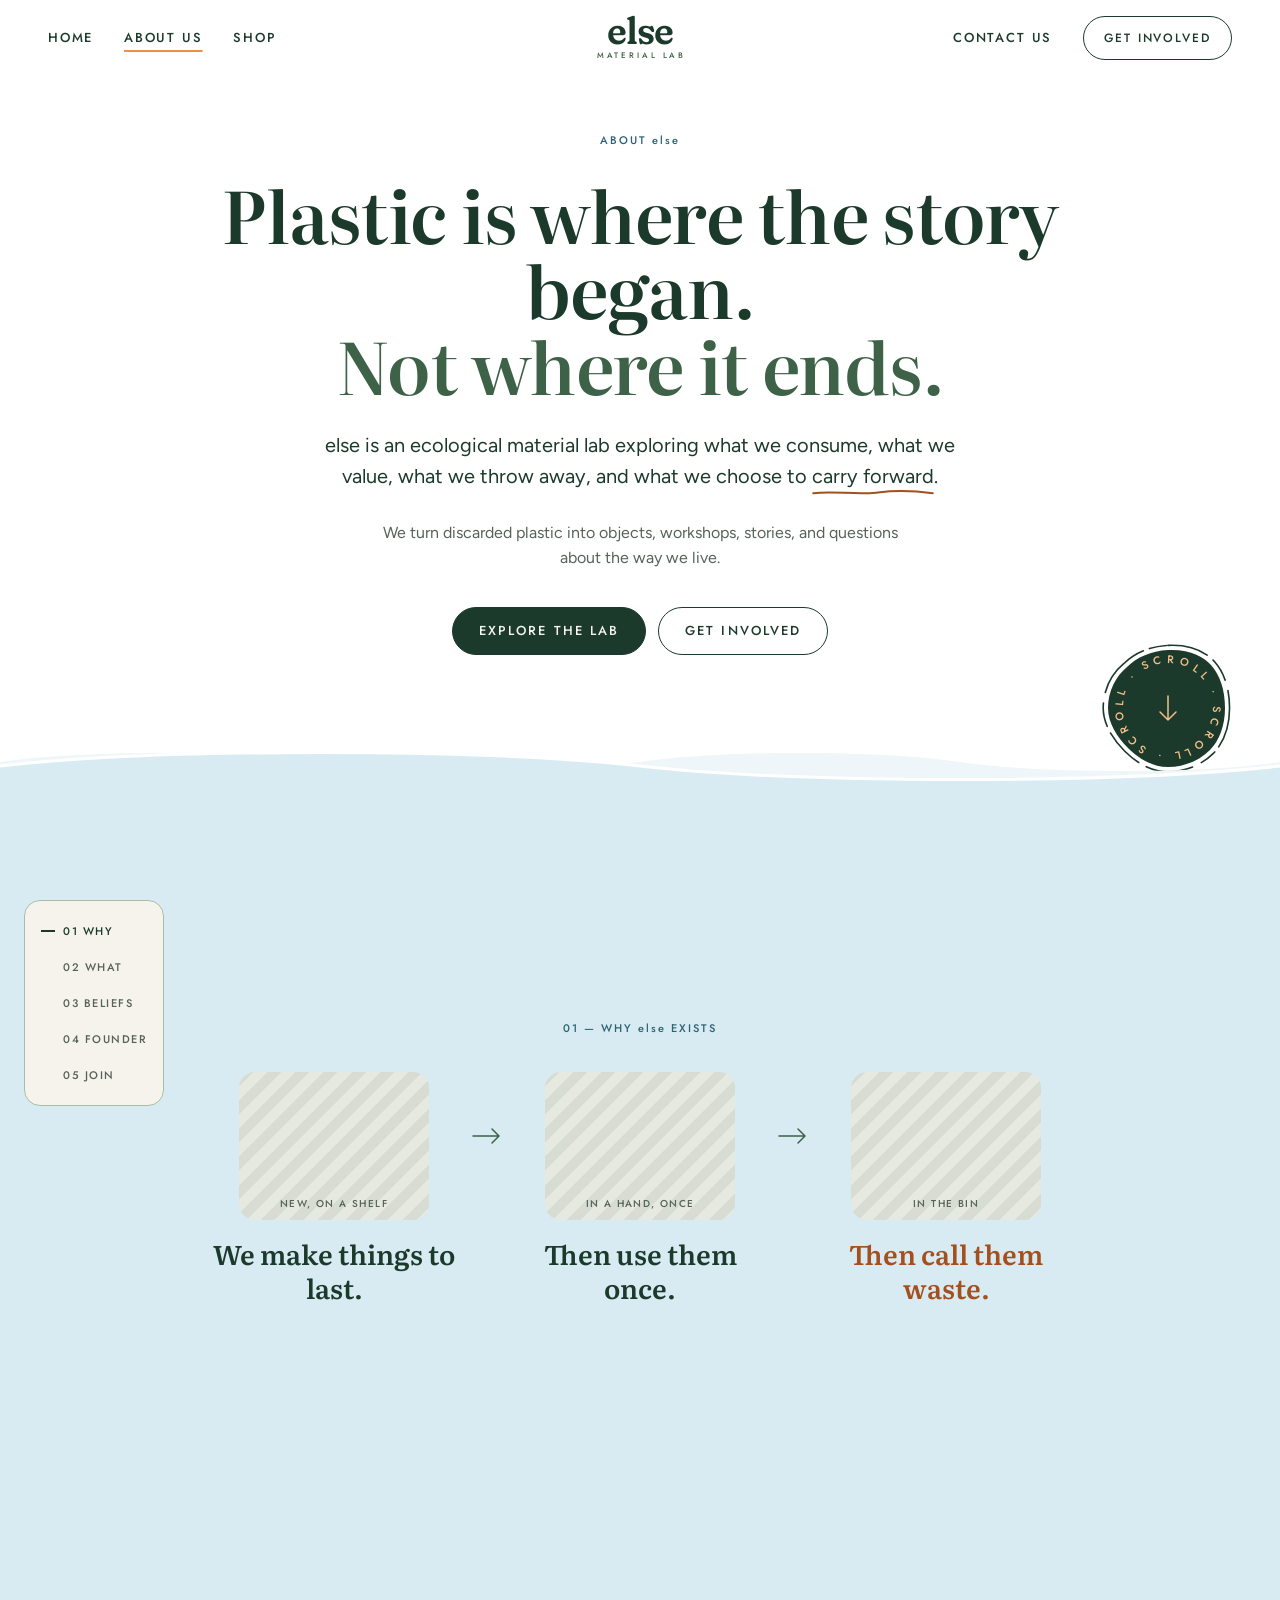
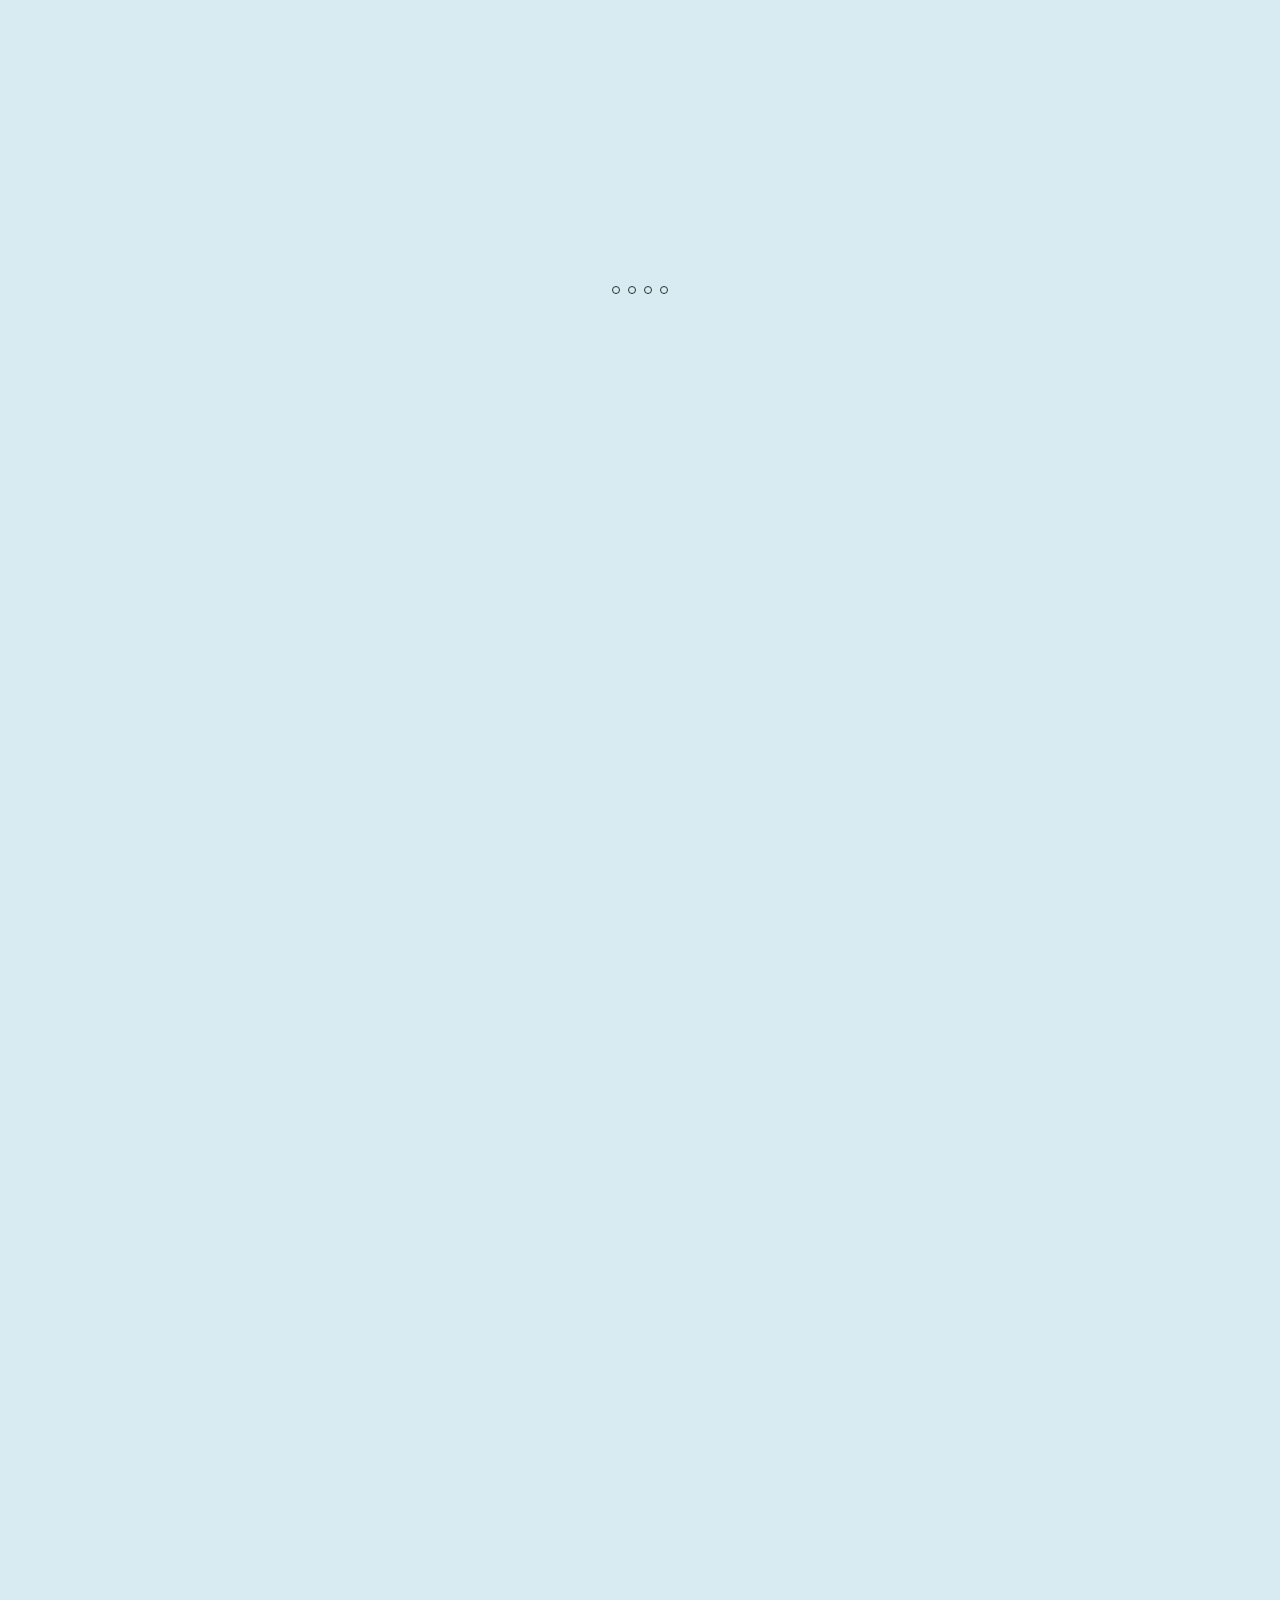
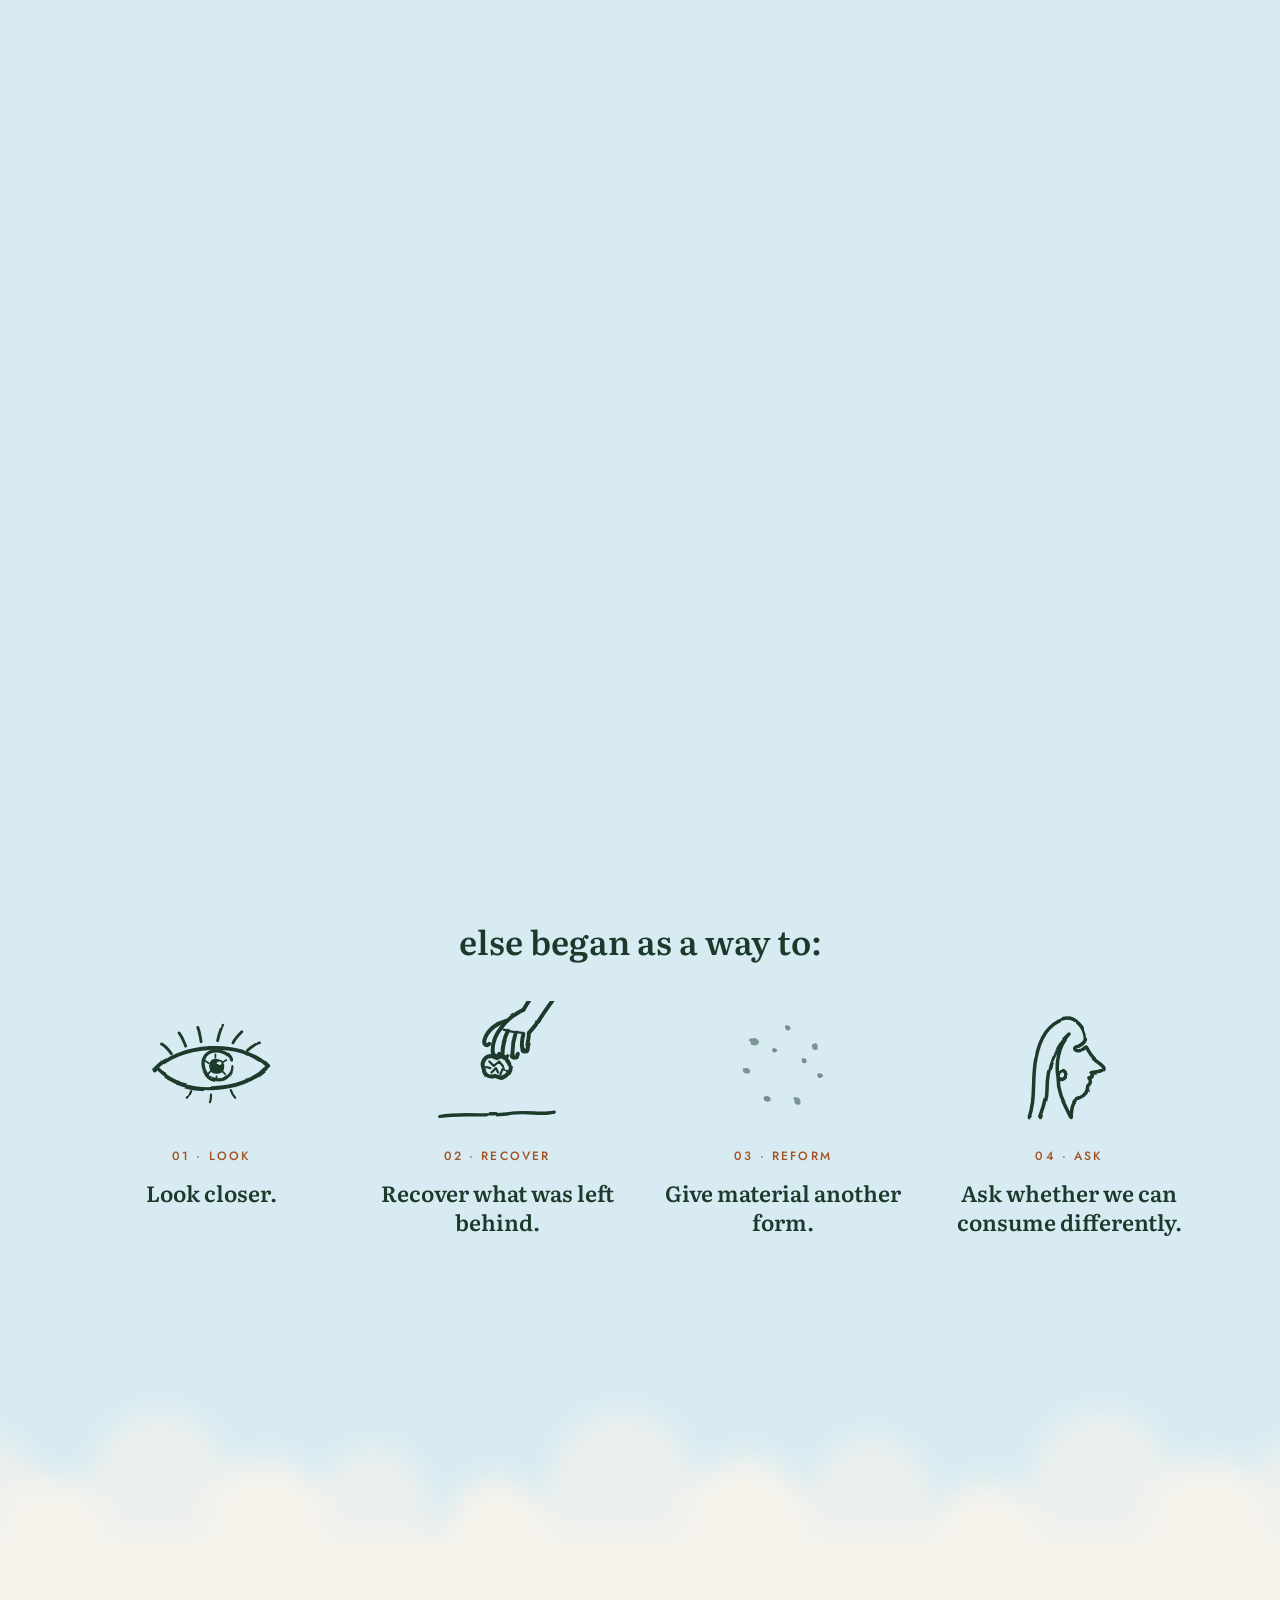
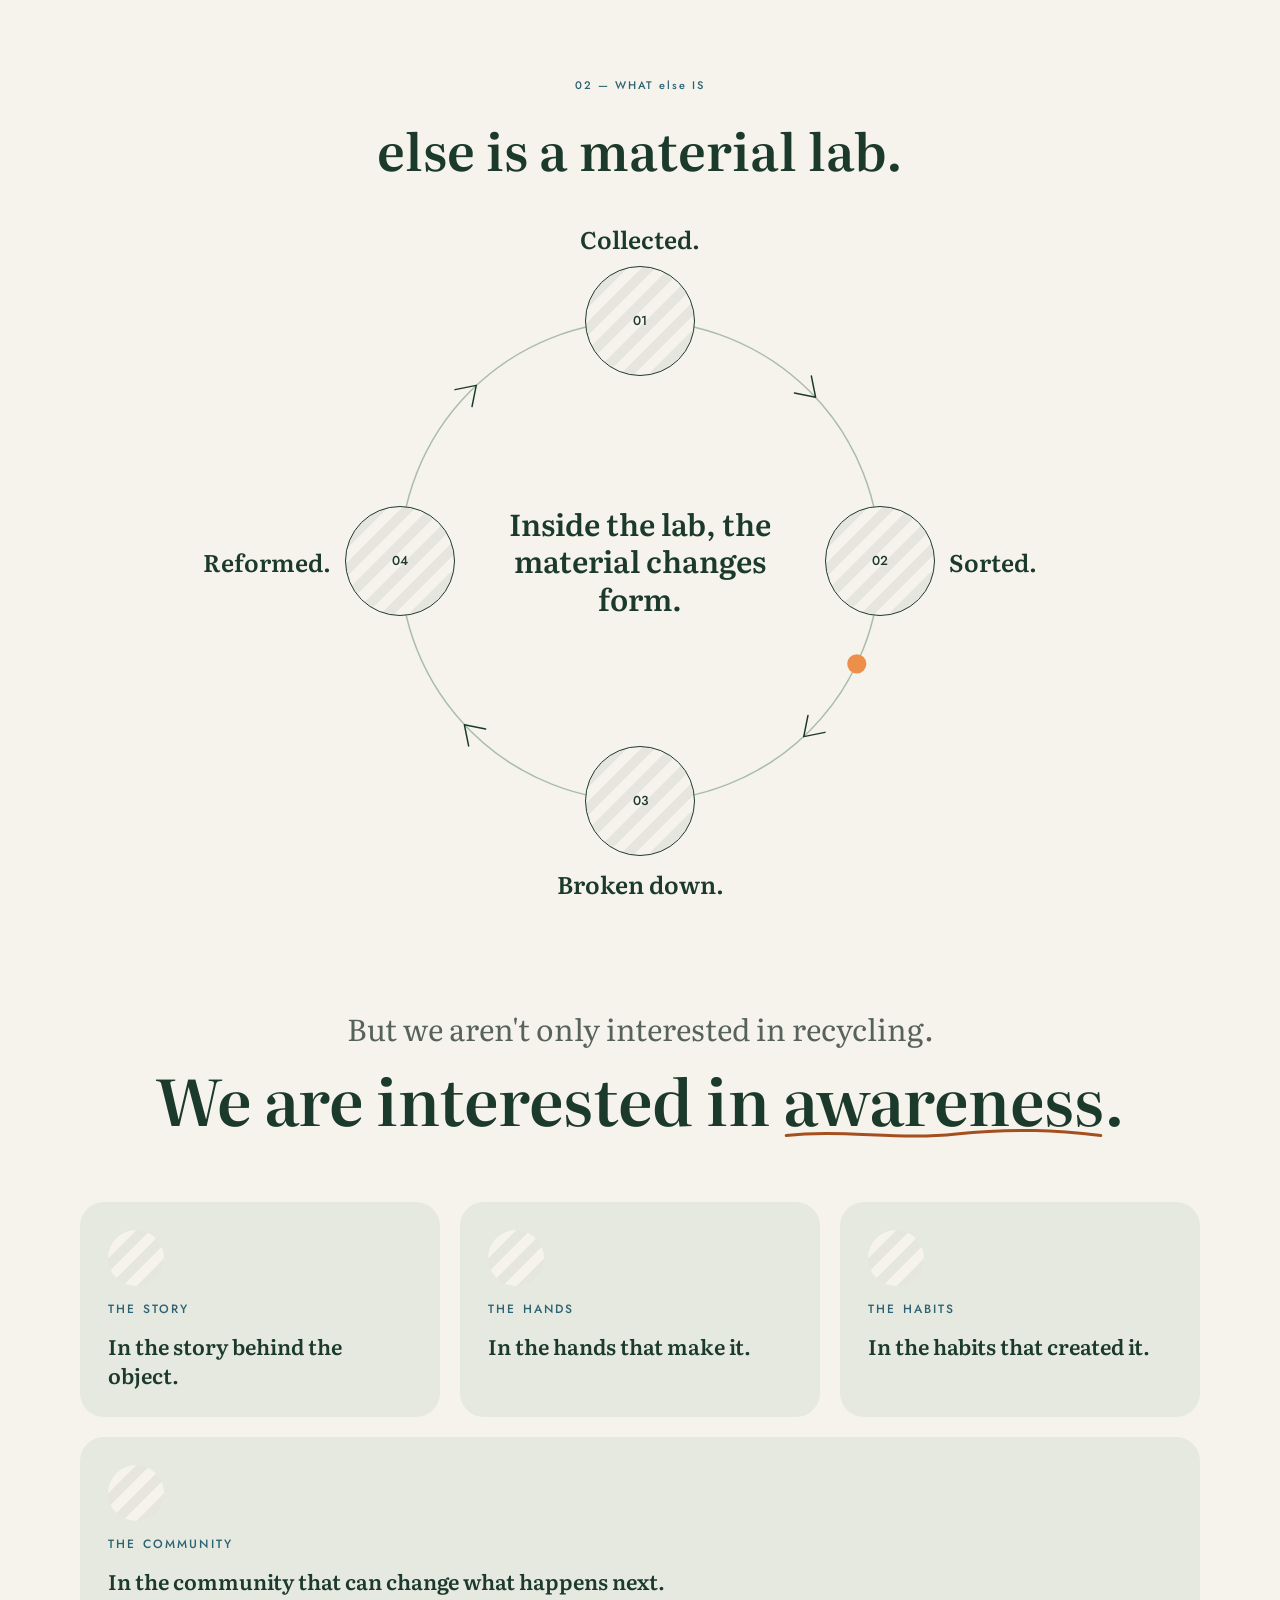
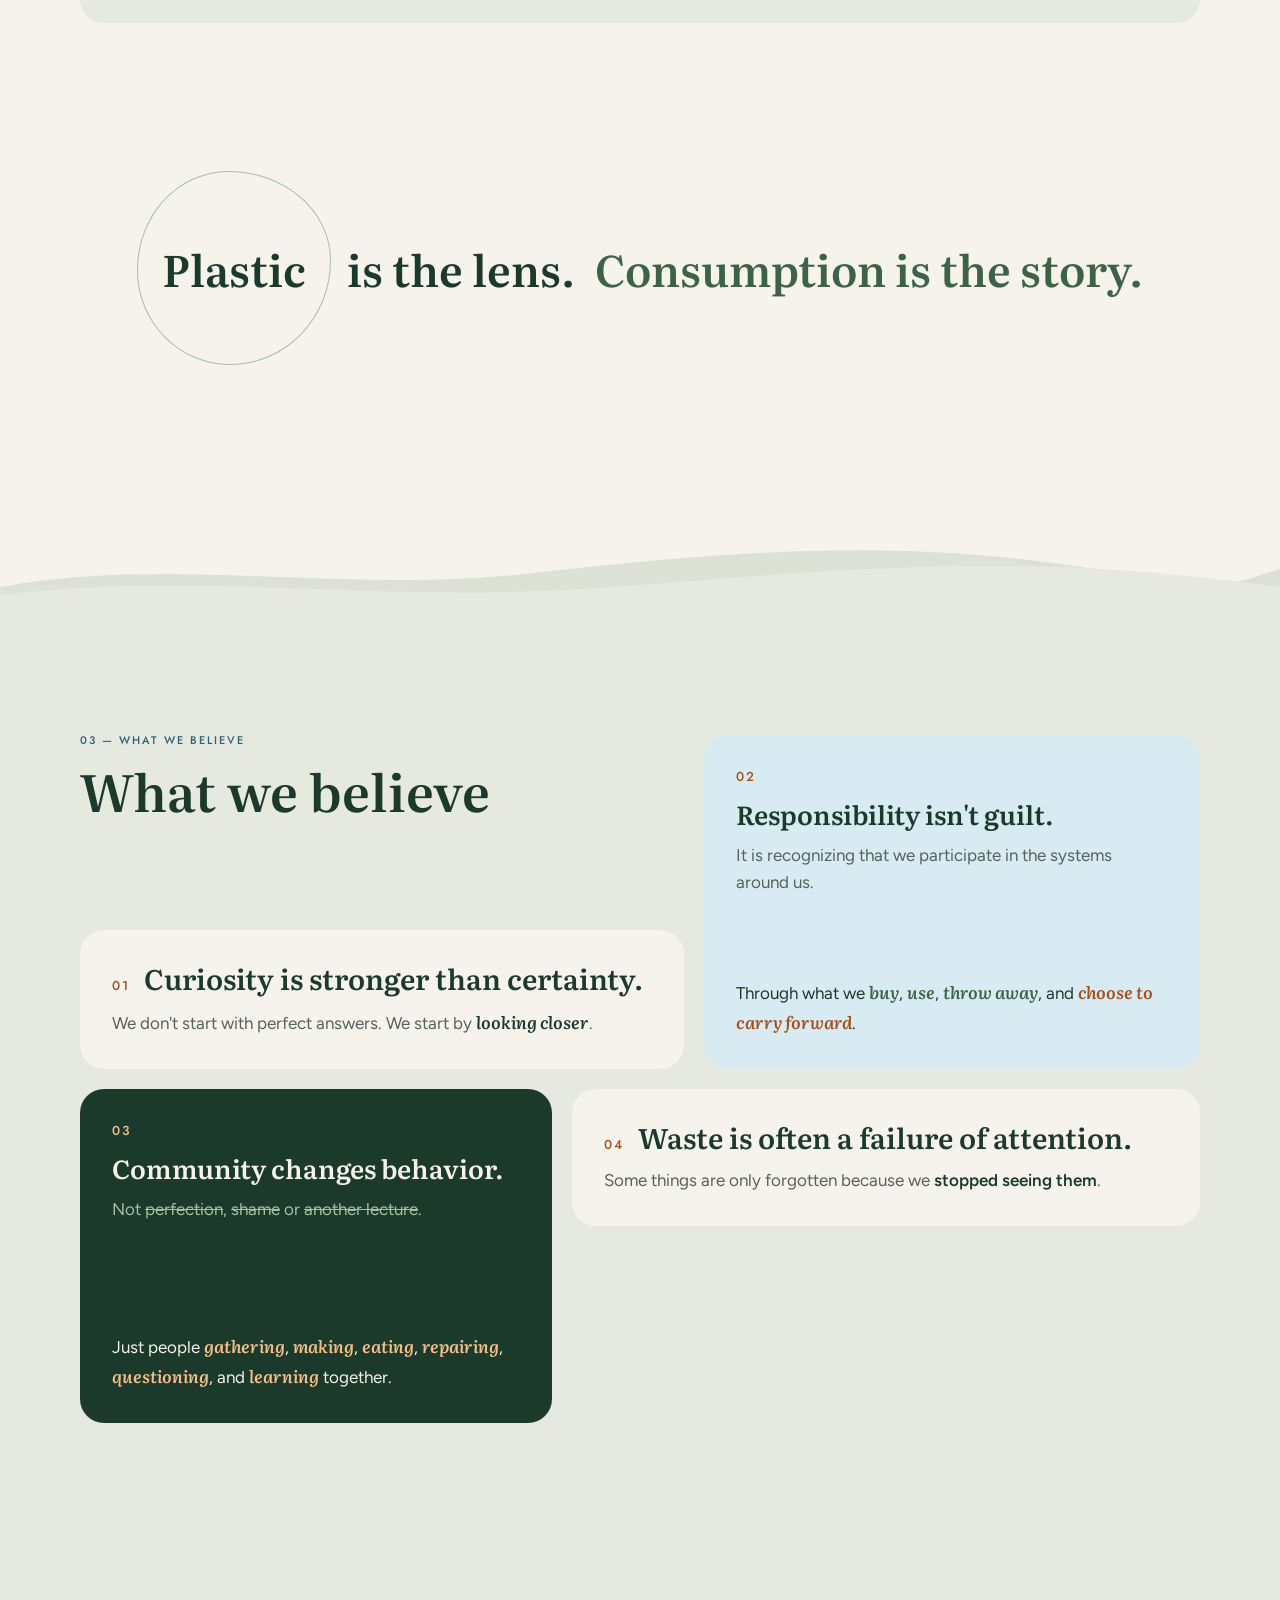
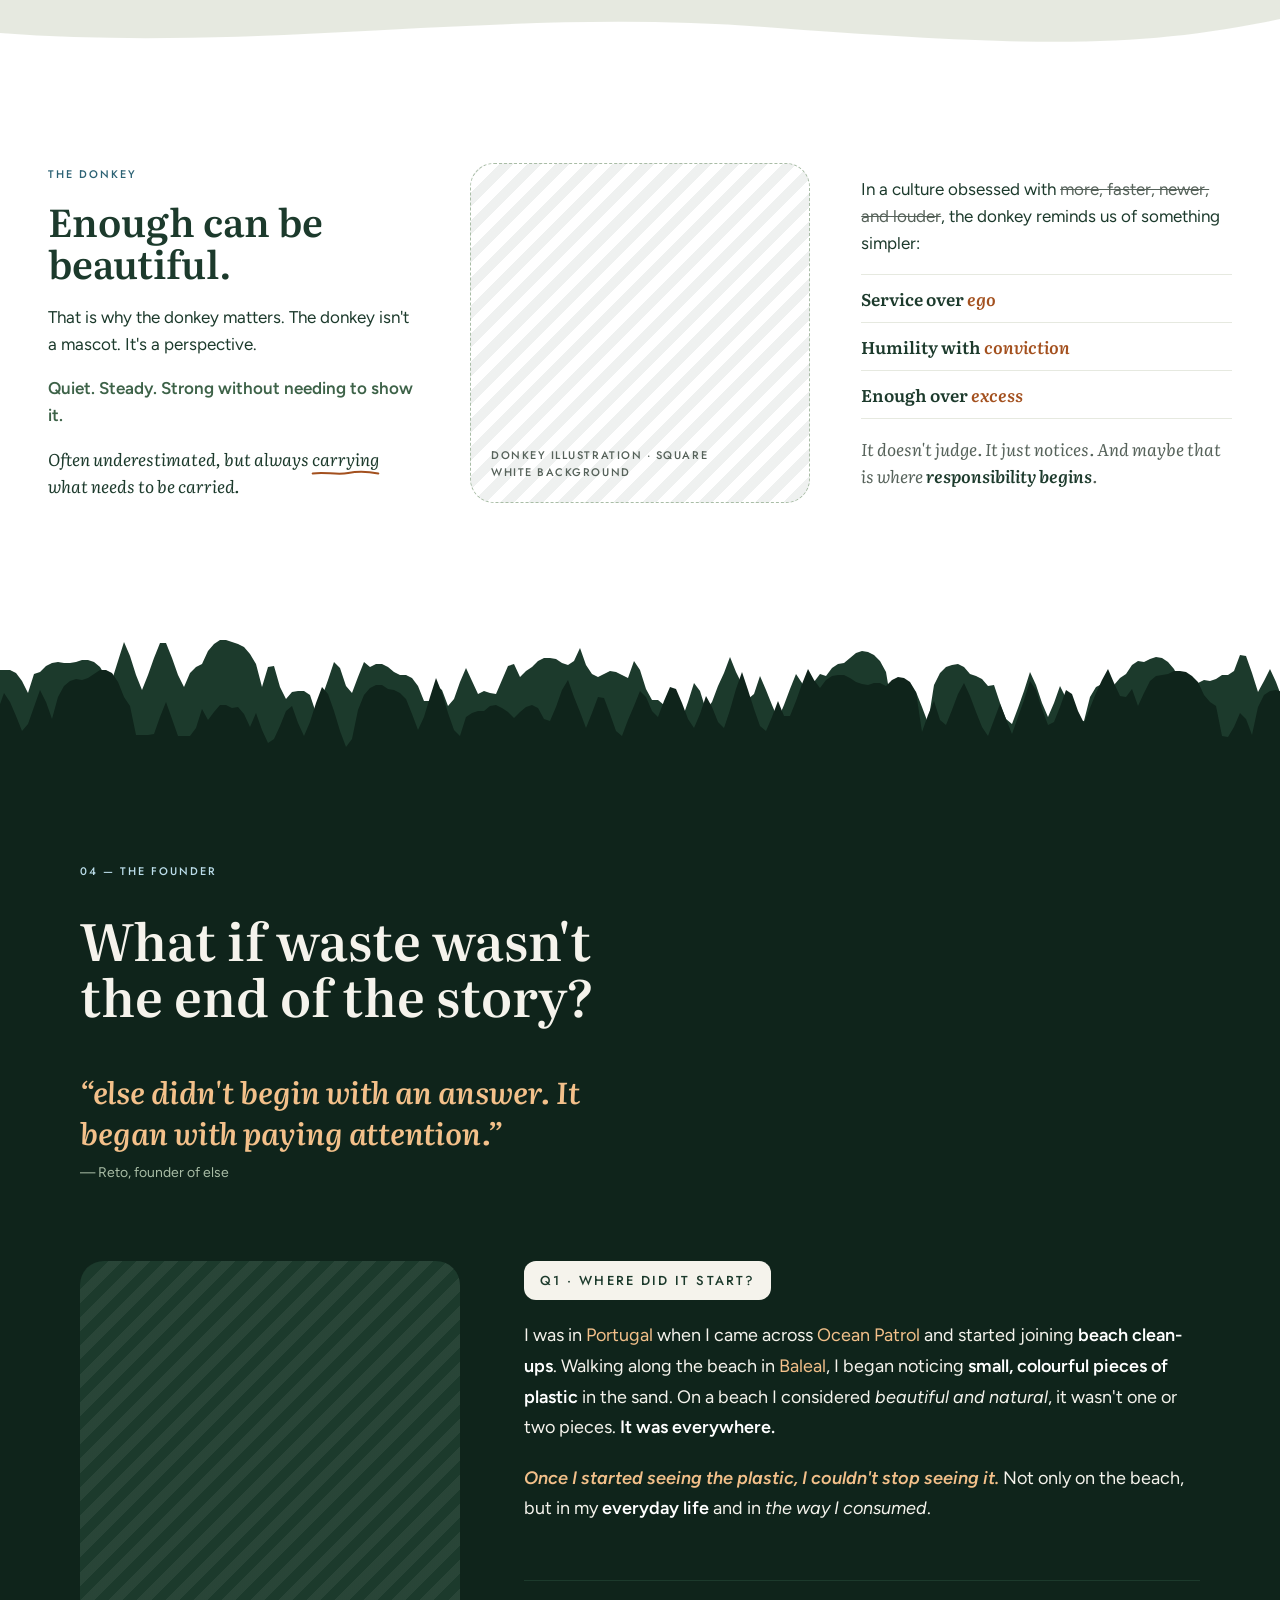
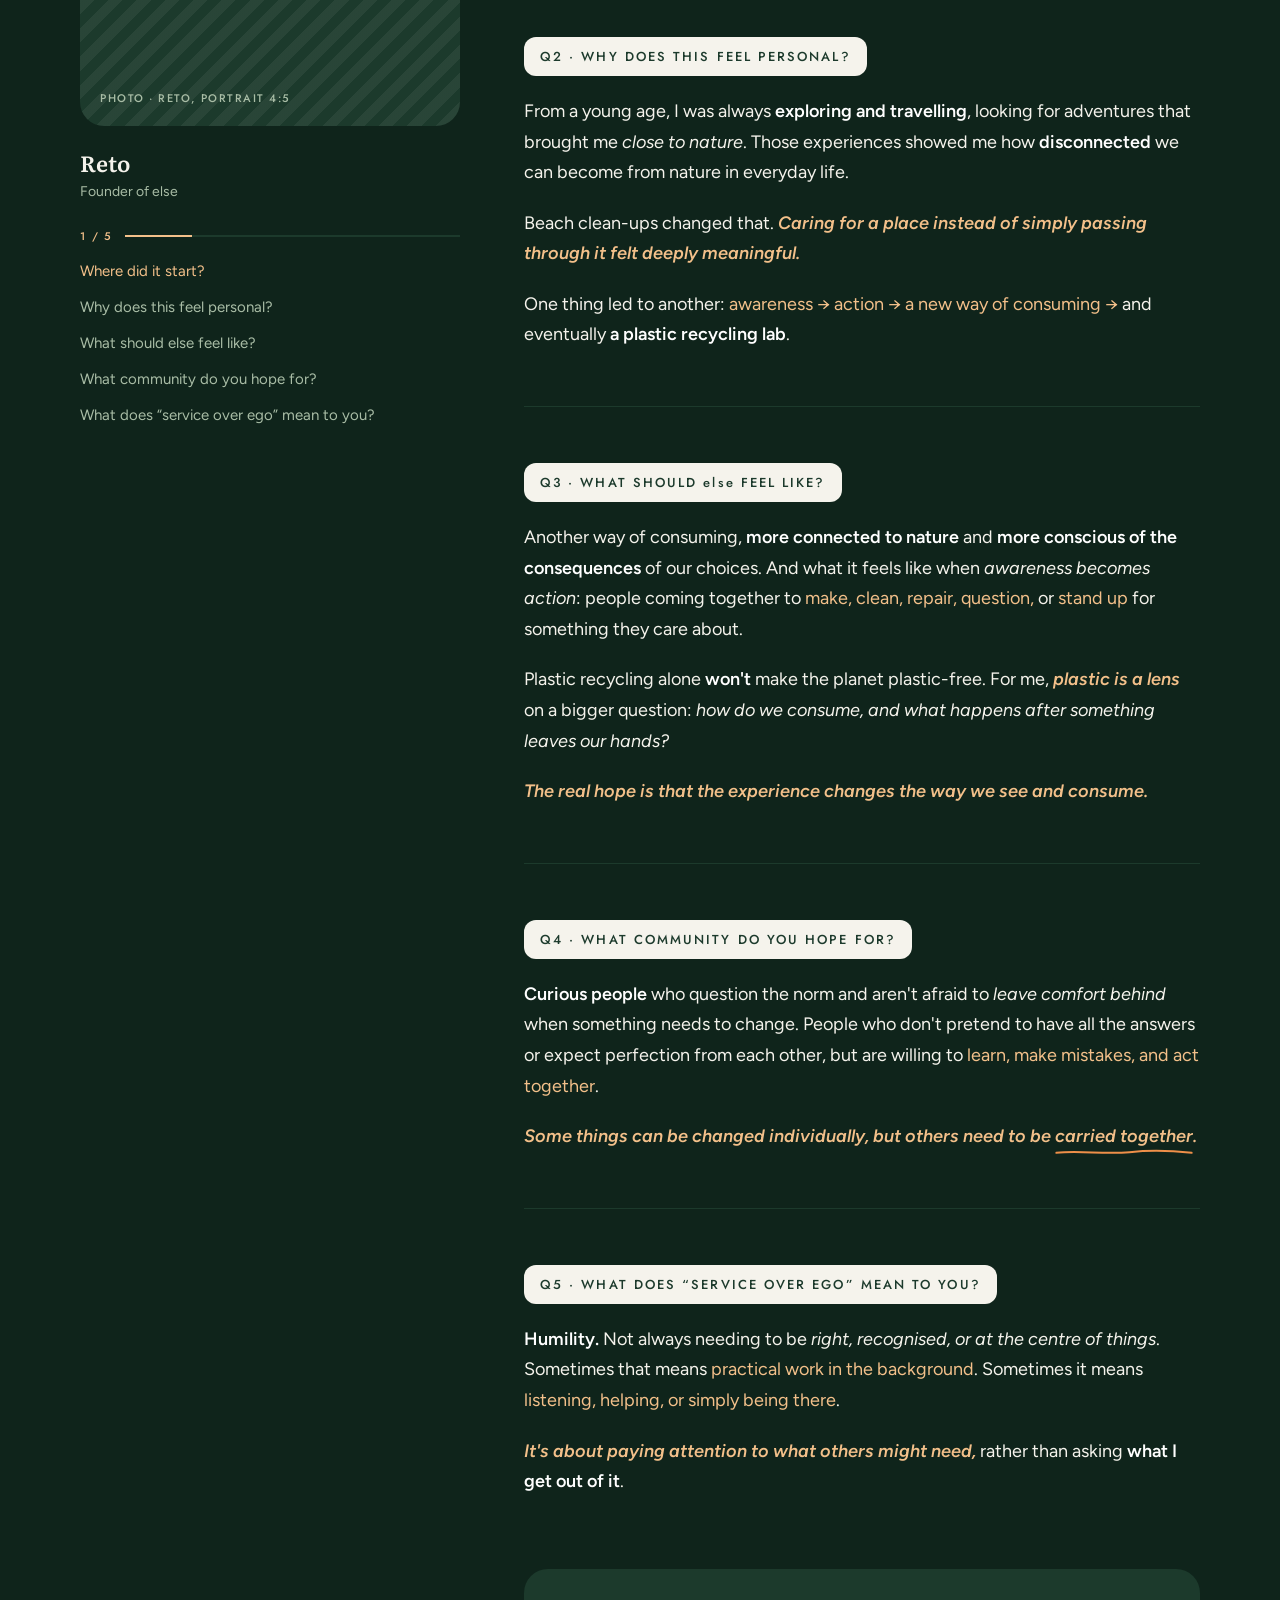
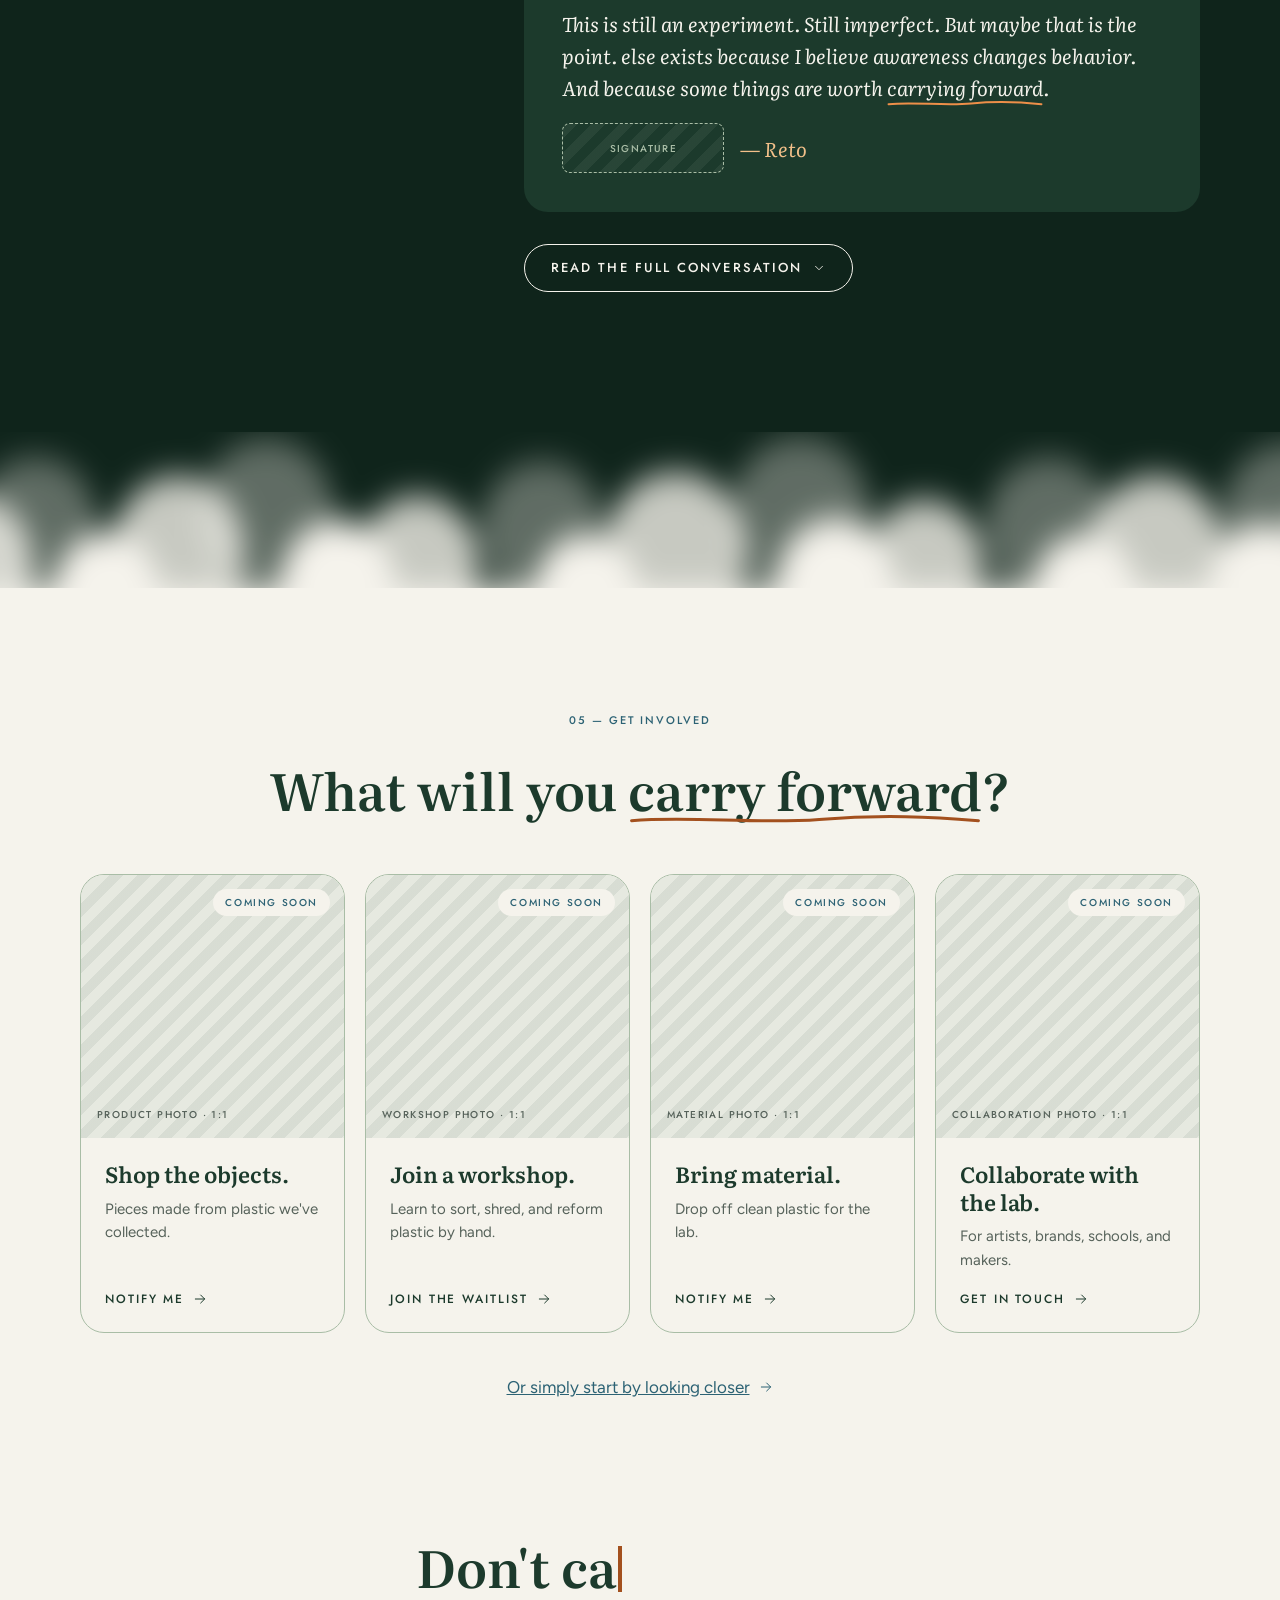
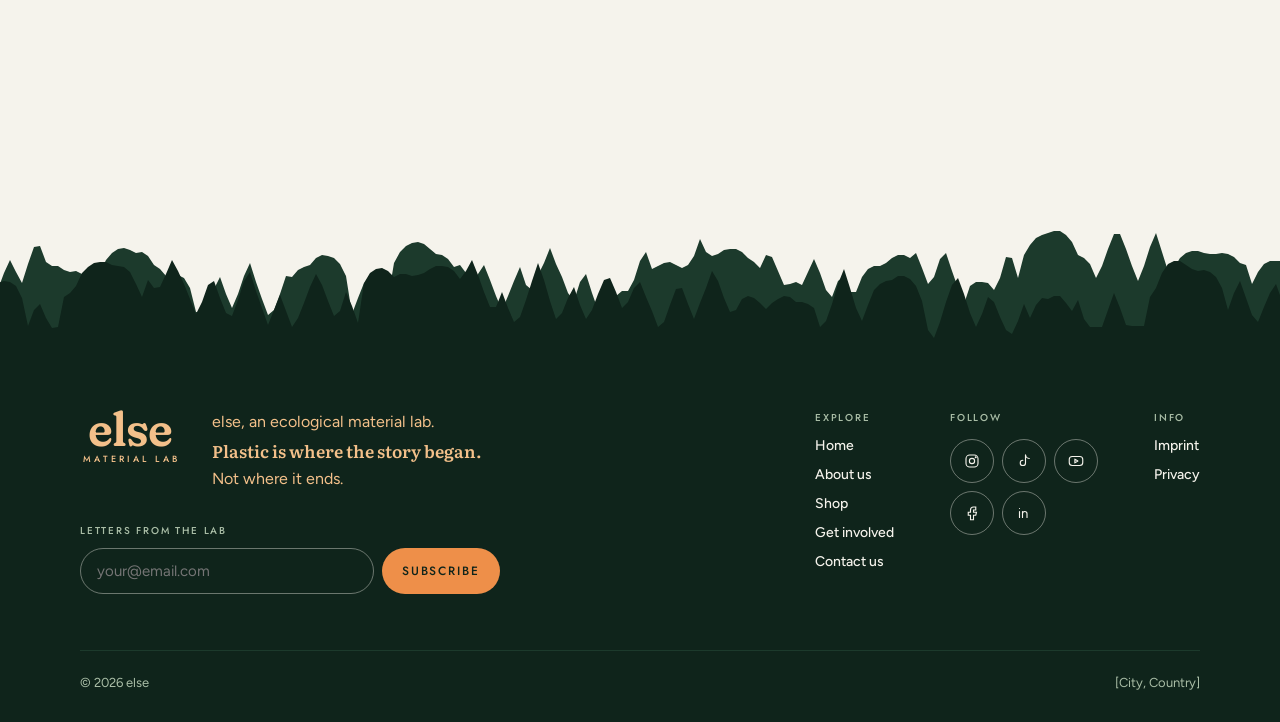
<file: index.html>
<!doctype html>
<html lang="en">
<head>
<meta charset="utf-8">
<meta name="viewport" content="width=device-width, initial-scale=1">
<title>About us — else</title>
<meta name="description" content="else is an ecological material lab exploring what we consume, what we value, what we throw away, and what we choose to carry forward.">
<link rel="preconnect" href="https://fonts.googleapis.com">
<link rel="preconnect" href="https://fonts.gstatic.com" crossorigin="anonymous">
<link href="https://fonts.googleapis.com/css2?family=Figtree:wght@400;500;600&amp;family=Fraunces:opsz,wght,SOFT,WONK@9..144,500..700,0..100,0..1&amp;family=Jost:wght@300;500&amp;family=Literata:ital,opsz,wght@0,7..72,400;0,7..72,600;1,7..72,400;1,7..72,600&amp;display=swap" rel="stylesheet">
<link rel="stylesheet" href="assets/styles.css">
</head>
<body>
<div id="top" style="width: 100%; min-height: 100%; background: #F5F3EC; color: #1C3A2C; font-family: 'Figtree', system-ui, sans-serif">

<!-- ============ HEADER (floats over the hero, like the reference; turns solid on scroll) ============ -->
<header id="siteHeader" style="position: sticky; top: 0; z-index: 20; height: 76px; box-sizing: border-box; margin-bottom: -76px; display: grid; grid-template-columns: minmax(0, 1fr) auto minmax(0, 1fr); align-items: center; gap: 16px; padding: 0 clamp(16px, 4vw, 48px); background: rgba(245,243,236,0); border-bottom: 1px solid rgba(230,233,224,0); transition: background-color 0.35s ease, border-color 0.35s ease">
<nav class="nav-desk" aria-label="Main" style="grid-column: 1; display: flex; align-items: center; gap: clamp(20px, 2.4vw, 36px); font-family: 'Jost', sans-serif; font-weight: 500; font-size: 13px; letter-spacing: 0.14em">
<a href="#" class="nlink" style="display: inline-flex; align-items: center; min-height: 44px">HOME</a>
<a href="#top" class="nlink" aria-current="page" style="display: inline-flex; align-items: center; min-height: 44px; text-decoration: underline; text-decoration-color: #EE8F49; text-decoration-thickness: 2px; text-underline-offset: 8px">ABOUT US</a>
<a href="#" class="nlink" style="display: inline-flex; align-items: center; min-height: 44px">SHOP</a>
</nav>
<a href="#top" aria-label="else, home" style="grid-column: 2; display: inline-flex; flex-direction: column; align-items: center; gap: 4px; color: #1C3A2C; text-decoration: none">
<span class="wordmark" style="font-size: 38px; line-height: 0.8">else</span>
<span style="font-family: 'Jost', sans-serif; font-weight: 500; font-size: 8px; letter-spacing: 0.36em; padding-left: 0.36em; line-height: 1; color: #3D6248">MATERIAL LAB</span>
</a>
<div style="grid-column: 3; justify-self: end; display: flex; align-items: center; gap: clamp(20px, 2.4vw, 32px)">
<nav class="nav-desk" aria-label="More" style="display: flex; align-items: center; gap: clamp(20px, 2.4vw, 32px); font-family: 'Jost', sans-serif; font-weight: 500; font-size: 13px; letter-spacing: 0.14em">
<a href="#" class="nlink" style="display: inline-flex; align-items: center; min-height: 44px">CONTACT US</a>
<a href="#join" class="btn btn-o btn-sm"><span class="ba"><svg aria-hidden="true" width="16" height="16" viewBox="0 0 24 24" fill="none" stroke="currentColor" stroke-width="1.5" stroke-linecap="round" stroke-linejoin="round"><path d="M5 12h14M13 6l6 6-6 6"></path></svg></span>GET INVOLVED</a>
</nav>
<button type="button" class="nav-mob" id="menuBtn" aria-expanded="false" aria-controls="menuOverlay" style="display: inline-flex; align-items: center; gap: 12px; min-height: 44px; padding: 0 4px; background: none; border: 0; cursor: pointer; color: #1C3A2C; font-family: 'Jost', sans-serif; font-weight: 500; font-size: 12px; letter-spacing: 0.18em">MENU
<svg aria-hidden="true" width="36" height="14" viewBox="0 0 36 14" fill="none" stroke="#1C3A2C" stroke-width="1.5"><line x1="0" y1="3" x2="36" y2="3"></line><line x1="0" y1="11" x2="36" y2="11"></line></svg>
</button>
</div>
</header>

<!-- ============ HERO ============ -->
<section aria-labelledby="hero-title" style="position: relative; overflow: hidden; background: #FFFFFF; min-height: 900px; display: flex; flex-direction: column">
<!-- the sea: waves move on their own; on scroll the water rises and swallows the hero (z above the text) -->
<div style="position: absolute; inset: 0; z-index: 4; pointer-events: none">
<div aria-hidden="true" style="position: absolute; inset: 0; overflow: hidden; pointer-events: none">
<div id="heroWater" style="position: absolute; left: 0; right: 0; bottom: 0; height: 110px; background: #D8EBF2">
<div class="hw-bob" style="position: absolute; left: 0; right: 0; bottom: calc(100% - 2px); height: 64px">
<div class="hw-back" style="position: absolute; left: 0; bottom: 6px; width: 200%; height: 54px">
<svg viewBox="0 0 2880 54" preserveAspectRatio="none" style="display: block; width: 100%; height: 100%"><path d="M0 30 C 90 18, 270 18, 360 30 C 450 42, 630 42, 720 30 C 810 18, 990 18, 1080 30 C 1170 42, 1350 42, 1440 30 C 1530 18, 1710 18, 1800 30 C 1890 42, 2070 42, 2160 30 C 2250 18, 2430 18, 2520 30 C 2610 42, 2790 42, 2880 30 L2880 54 L0 54 Z" fill="#EEF6F9"></path></svg>
</div>
<div class="hw-front" style="position: absolute; left: 0; bottom: 0; width: 200%; height: 52px">
<svg viewBox="0 0 2880 52" preserveAspectRatio="none" style="display: block; width: 100%; height: 100%"><path d="M0 26 C 180 8, 540 8, 720 26 C 900 44, 1260 44, 1440 26 C 1620 8, 1980 8, 2160 26 C 2340 44, 2700 44, 2880 26 L2880 52 L0 52 Z" fill="#D8EBF2"></path><path d="M0 26 C 180 8, 540 8, 720 26 C 900 44, 1260 44, 1440 26 C 1620 8, 1980 8, 2160 26 C 2340 44, 2700 44, 2880 26" fill="none" stroke="#FFFFFF" stroke-width="3" stroke-linecap="round" vector-effect="non-scaling-stroke"></path></svg>
</div>
</div>
</div>
</div>
</div>
<div style="position: relative; z-index: 2; max-width: 960px; margin: 0 auto; padding: 132px clamp(16px, 4vw, 48px) 196px; display: flex; flex-direction: column; align-items: center; gap: 28px; text-align: center">
<p style="margin: 0; font-family: 'Jost', sans-serif; font-weight: 500; font-size: 11px; letter-spacing: 0.18em; color: #2C6274">ABOUT else</p>
<h1 id="hero-title" style="margin: 0; font-family: 'Literata', Georgia, serif; font-weight: 600; font-size: clamp(40px, 5.6vw, 80px); line-height: 1.05; letter-spacing: -0.01em; color: #1C3A2C">
<span style="display: block">Plastic is where the story began.</span>
<span style="display: block; color: #3D6248">Not where it ends.</span>
</h1>
<p style="margin: 0; max-width: 52ch; font-size: 20px; line-height: 1.55; color: #1C3A2C">else is an ecological material lab exploring what we consume, what we value, what we throw away, and what we choose to <span style="white-space: nowrap"><span style="position: relative; display: inline-block; white-space: nowrap">carry forward<svg aria-hidden="true" viewBox="0 0 100 10" preserveAspectRatio="none" style="position: absolute; left: 0; bottom: -0.2em; width: 100%; height: 0.35em; overflow: visible"><path d="M1 6 C 18 2, 36 9, 54 5 S 86 3, 99 6" fill="none" stroke="#A3501E" stroke-width="2" stroke-linecap="round" vector-effect="non-scaling-stroke"></path></svg></span>.</span></p>
<p style="margin: 0; max-width: 52ch; font-size: 16px; line-height: 1.6; color: #56625A">We turn discarded plastic into objects, workshops, stories, and questions about the way we live.</p>
<div style="display: flex; flex-wrap: wrap; justify-content: center; gap: 12px; margin-top: 8px">
<a href="#" class="btn btn-f"><span class="ba"><svg aria-hidden="true" width="16" height="16" viewBox="0 0 24 24" fill="none" stroke="currentColor" stroke-width="1.5" stroke-linecap="round" stroke-linejoin="round"><path d="M5 12h14M13 6l6 6-6 6"></path></svg></span>EXPLORE THE LAB</a>
<a href="#join" class="btn btn-o"><span class="ba"><svg aria-hidden="true" width="16" height="16" viewBox="0 0 24 24" fill="none" stroke="currentColor" stroke-width="1.5" stroke-linecap="round" stroke-linejoin="round"><path d="M5 12h14M13 6l6 6-6 6"></path></svg></span>GET INVOLVED</a>
</div>
</div>

<!-- organic scroll badge (fades on first scroll) -->
<div id="scrollBadge" class="hide-sm" aria-hidden="true" style="position: absolute; right: clamp(16px, 4vw, 48px); bottom: 128px; z-index: 3; width: 128px; height: 128px; opacity: 1; transition: opacity 0.5s ease">
<svg width="128" height="128" viewBox="0 0 128 128" style="overflow: visible">
<defs><path id="badgeRing" d="M64,64 m-45,0 a45,45 0 1,1 90,0 a45,45 0 1,1 -90,0"></path></defs>
<path d="M64 6 C 86 5, 100 13, 107 21 C 116 31, 121 46, 121 64 C 121 82, 115 97, 106 106 C 96 116, 81 123, 64 123 C 47 123, 33 113, 24 104 C 13 93, 4 79, 4 64 C 4 47, 12 32, 23 23 C 33 13, 47 7, 64 6 Z" fill="#1C3A2C"></path>
<path d="M64 6 C 86 5, 100 13, 107 21 C 116 31, 121 46, 121 64 C 121 82, 115 97, 106 106 C 96 116, 81 123, 64 123 C 47 123, 33 113, 24 104 C 13 93, 4 79, 4 64 C 4 47, 12 32, 23 23 C 33 13, 47 7, 64 6 Z" fill="none" stroke="#1C3A2C" stroke-width="1.5" stroke-linecap="round" stroke-dasharray="38 7 22 10 54 6 16 9 44 8" transform="translate(64 64) scale(1.08) translate(-64 -64)"></path>
<g>
<animateTransform attributeName="transform" type="rotate" from="0 64 64" to="360 64 64" dur="20s" repeatCount="indefinite"></animateTransform>
<text font-family="Jost, sans-serif" font-weight="500" font-size="11" fill="#F3C08A"><textPath href="#badgeRing" textLength="270" lengthAdjust="spacing">SCROLL · SCROLL · SCROLL ·</textPath></text>
</g>
<path d="M64 52 V76 M56 68 L64 76 L72 68" fill="none" stroke="#F3C08A" stroke-width="1.5" stroke-linecap="round" stroke-linejoin="round"></path>
</svg>
</div>
</section>

<!-- ============ CHAPTERS (with sticky rail) ============ -->
<div style="position: relative">


<div class="rail" style="position: sticky; top: 110px; height: 0; z-index: 15">
<nav aria-label="Chapters" style="position: absolute; left: 24px; top: 0; display: flex; flex-direction: column; gap: 4px; padding: 14px 16px; background: #F5F3EC; border: 1px solid #A9BDA6; border-radius: 16px">
<a href="#why" style="display: flex; align-items: center; gap: 8px; min-height: 32px; font-family: 'Jost', sans-serif; font-weight: 500; font-size: 11px; letter-spacing: 0.14em; color: #1C3A2C; text-decoration: none"><span aria-hidden="true" style="width: 14px; height: 1.5px; background: #1C3A2C; display: inline-block"></span>01 WHY</a>
<a href="#what" style="display: flex; align-items: center; gap: 8px; min-height: 32px; padding-left: 22px; font-family: 'Jost', sans-serif; font-weight: 500; font-size: 11px; letter-spacing: 0.14em; color: #56625A; text-decoration: none">02 WHAT</a>
<a href="#beliefs" style="display: flex; align-items: center; gap: 8px; min-height: 32px; padding-left: 22px; font-family: 'Jost', sans-serif; font-weight: 500; font-size: 11px; letter-spacing: 0.14em; color: #56625A; text-decoration: none">03 BELIEFS</a>
<a href="#founder" style="display: flex; align-items: center; gap: 8px; min-height: 32px; padding-left: 22px; font-family: 'Jost', sans-serif; font-weight: 500; font-size: 11px; letter-spacing: 0.14em; color: #56625A; text-decoration: none">04 FOUNDER</a>
<a href="#join" style="display: flex; align-items: center; gap: 8px; min-height: 32px; padding-left: 22px; font-family: 'Jost', sans-serif; font-weight: 500; font-size: 11px; letter-spacing: 0.14em; color: #56625A; text-decoration: none">05 JOIN</a>
</nav>
</div>


<!-- ============ 01 WHY ============ -->
<section id="why" aria-labelledby="why-title" style="background: #D8EBF2; padding: 120px 0 160px">
<div style="max-width: 1120px; margin: 0 auto; padding: 0 clamp(16px, 4vw, 48px); display: flex; flex-direction: column; align-items: center; gap: 36px; text-align: center">
<p style="margin: 0; font-family: 'Jost', sans-serif; font-weight: 500; font-size: 11px; letter-spacing: 0.18em; color: #2C6274">01 — WHY else EXISTS</p>

<h2 id="why-title" style="margin: 0; display: flex; flex-wrap: wrap; justify-content: center; align-items: flex-start; gap: 24px 12px; font-family: 'Literata', Georgia, serif; font-weight: 600; font-size: clamp(20px, 2.1vw, 28px); line-height: 1.3">
<span style="flex: 0 1 250px; display: flex; flex-direction: column; align-items: center; gap: 16px">
<span class="ph" aria-hidden="true" style="width: 170px; aspect-ratio: 4 / 3; border-radius: 16px; display: flex; align-items: flex-end; justify-content: center; padding: 10px; font-family: 'Jost', sans-serif; font-weight: 500; font-size: 10px; letter-spacing: 0.14em; color: #56625A">NEW, ON A SHELF</span>
<span>We make things to last.</span>
</span>
<svg class="hide-sm" aria-hidden="true" width="32" height="20" viewBox="0 0 32 20" fill="none" stroke="#3D6248" stroke-width="1.5" stroke-linecap="round" stroke-linejoin="round" style="margin-top: 54px"><path d="M2 10h26M21 3l7 7-7 7"></path></svg>
<span style="flex: 0 1 250px; display: flex; flex-direction: column; align-items: center; gap: 16px">
<span class="ph" aria-hidden="true" style="width: 170px; aspect-ratio: 4 / 3; border-radius: 16px; display: flex; align-items: flex-end; justify-content: center; padding: 10px; font-family: 'Jost', sans-serif; font-weight: 500; font-size: 10px; letter-spacing: 0.14em; color: #56625A">IN A HAND, ONCE</span>
<span>Then use them once.</span>
</span>
<svg class="hide-sm" aria-hidden="true" width="32" height="20" viewBox="0 0 32 20" fill="none" stroke="#3D6248" stroke-width="1.5" stroke-linecap="round" stroke-linejoin="round" style="margin-top: 54px"><path d="M2 10h26M21 3l7 7-7 7"></path></svg>
<span style="flex: 0 1 250px; display: flex; flex-direction: column; align-items: center; gap: 16px">
<span class="ph" aria-hidden="true" style="width: 170px; aspect-ratio: 4 / 3; border-radius: 16px; display: flex; align-items: flex-end; justify-content: center; padding: 10px; font-family: 'Jost', sans-serif; font-weight: 500; font-size: 10px; letter-spacing: 0.14em; color: #56625A">IN THE BIN</span>
<span style="color: #A3501E">Then call them waste.</span>
</span>
</h2>

<div style="width: 100%; margin-top: 40px">
<div id="whyStory" class="ws">
<div class="ws-track">
<div class="ws-stage" style="font-family: 'Literata', Georgia, serif; color: #1C3A2C">
<div class="sr-only">
<p>That contradiction became hard to ignore. Plastic just made it visible.</p>
<p>Not because plastic is the whole problem, but because it shows us something about the way we live.</p>
<p>How quickly we consume. How quickly we discard. How rarely we ask where something goes after it leaves our hands.</p>
<p>else began as a way to look closer and to recover what was left behind. To give material another form. And to ask whether a different relationship with consumption is still possible.</p>
</div>
<div class="ws-step" data-step="0" aria-hidden="true" style="position: absolute; inset: 0; display: flex; align-items: center; justify-content: center; padding: 0 16px; flex-direction: column; gap: 14px; text-align: center">
<p class="ws-reveal" data-at="150" style="margin: 0; font-weight: 600; font-size: clamp(24px, 3vw, 40px); line-height: 1.25">That contradiction became hard to ignore.</p>
<p class="ws-reveal" data-at="1100" style="margin: 0; font-weight: 600; font-size: clamp(24px, 3vw, 40px); line-height: 1.25; color: #3D6248">Plastic just made it visible.</p>
</div>
<div class="ws-step" data-step="1" aria-hidden="true" style="position: absolute; inset: 0; display: flex; align-items: center; justify-content: center; padding: 0 16px">
<p style="margin: 0; max-width: 26ch; font-weight: 400; font-size: clamp(24px, 2.8vw, 36px); line-height: 1.4; text-align: left"><span class="tw" data-start="300" data-speed="35" data-last="1" data-text="Not because plastic is the whole problem, but because it shows us something about the way we live."><span class="tw-shown"></span><span class="tw-caret"></span><span class="tw-rest">Not because plastic is the whole problem, but because it shows us something about the way we live.</span></span></p>
</div>
<div class="ws-step" data-step="2" aria-hidden="true" style="position: absolute; inset: 0; display: flex; align-items: center; justify-content: center; padding: 0 16px; flex-direction: column; gap: 18px; text-align: center">
<p class="ws-reveal" data-at="200" style="margin: 0; font-size: clamp(22px, 2.6vw, 34px); line-height: 1.3; color: #56625A">How quickly we <strong style="font-weight: 600; color: #1C3A2C">consume</strong>.</p>
<p class="ws-reveal" data-at="1000" style="margin: 0; font-size: clamp(22px, 2.6vw, 34px); line-height: 1.3; color: #56625A">How quickly we <strong style="font-weight: 600; color: #1C3A2C">discard</strong>.</p>
<p class="ws-reveal" data-at="1800" style="margin: 0; max-width: 30ch; font-size: clamp(22px, 2.6vw, 34px); line-height: 1.3; color: #56625A">How rarely we <strong style="font-weight: 600; color: #1C3A2C">ask</strong> where something goes after it leaves our hands.</p>
</div>
<div class="ws-step" data-step="3" aria-hidden="true" style="position: absolute; inset: 0; display: flex; align-items: center; justify-content: center; padding: 0 16px">
<div style="display: flex; flex-direction: column; gap: 18px; max-width: 34ch; font-style: italic; font-size: clamp(22px, 2.4vw, 32px); line-height: 1.5; text-align: left">
<p style="margin: 0"><span class="tw" data-start="300" data-speed="32" data-text="else began as a way to look closer and to recover what was left behind."><span class="tw-shown"></span><span class="tw-caret"></span><span class="tw-rest">else began as a way to look closer and to recover what was left behind.</span></span></p>
<p style="margin: 0"><span class="tw" data-start="prev+450" data-speed="32" data-text="To give material another form."><span class="tw-shown"></span><span class="tw-caret"></span><span class="tw-rest">To give material another form.</span></span></p>
<p style="margin: 0"><span class="tw" data-start="prev+450" data-speed="32" data-last="1" data-text="And to ask whether a different relationship with consumption is still possible."><span class="tw-shown"></span><span class="tw-caret"></span><span class="tw-rest">And to ask whether a different relationship with consumption is still possible.</span></span></p>
</div>
</div>
<div class="ws-progress" aria-hidden="true">
<div style="display: flex; gap: 8px"><span class="ws-dot"></span><span class="ws-dot"></span><span class="ws-dot"></span><span class="ws-dot"></span></div>
<span class="ws-hint">SCROLL TO CONTINUE ↓</span>
</div>
</div>
</div>
</div>
</div>

<div style="width: 100%; margin-top: 64px; display: flex; flex-direction: column; align-items: center; gap: 40px">
<p style="margin: 0; font-family: 'Literata', Georgia, serif; font-weight: 600; font-size: clamp(24px, 2.6vw, 34px); line-height: 1.2">else began as a way to:</p>
<ol style="list-style: none; margin: 0; padding: 0; width: 100%; display: flex; flex-wrap: wrap; gap: 40px 24px">

<!-- 1 eye: ink line -->
<li style="flex: 1 1 220px; display: flex; flex-direction: column; align-items: center; gap: 14px">
<svg aria-hidden="true" width="132" height="132" viewBox="0 0 120 120" fill="none" stroke="#1C3A2C" stroke-width="3.6" stroke-linecap="round" stroke-linejoin="round">
<defs>
<filter id="ink1" x="-10%" y="-10%" width="120%" height="120%"><feTurbulence type="fractalNoise" baseFrequency="0.035" numOctaves="2" seed="4" result="n"></feTurbulence><feDisplacementMap in="SourceGraphic" in2="n" scale="3" xChannelSelector="R" yChannelSelector="G"></feDisplacementMap></filter>
<clipPath id="eyeClip"><path d="M10 62 C 30 38, 88 36, 110 60 C 90 82, 34 86, 10 62 Z"></path></clipPath>
</defs>
<g filter="url(#ink1)">
<g transform="translate(60 61)"><g>
<animateTransform attributeName="transform" type="scale" values="1 1;1 1;1 0.05;1 1;1 1" keyTimes="0;0.44;0.5;0.56;1" dur="5s" repeatCount="indefinite"></animateTransform>
<g transform="translate(-60 -61)">
<path pathLength="1" stroke-dasharray="1" stroke-dashoffset="0" d="M8 64 C 30 38, 88 35, 112 59"><animate attributeName="stroke-dashoffset" values="1;0" dur="1.3s" fill="freeze"></animate></path>
<path pathLength="1" stroke-dasharray="1" stroke-dashoffset="0" d="M110 61 C 90 83, 34 87, 12 63"><animate attributeName="stroke-dashoffset" values="1;0" dur="1.5s" fill="freeze"></animate></path>
<path d="M24 48 C 21 44, 19 41, 15 39 M37 41 C 35 36, 34 33, 31 29 M51 37 C 50 32, 50 29, 48 24 M66 36 C 67 31, 68 28, 70 23 M80 38 C 82 34, 85 31, 88 28 M94 45 C 97 42, 100 40, 104 38" stroke-width="2.6"></path>
<path d="M42 81 C 41 84, 40 86, 38 88 M60 85 C 60 88, 60 90, 59 92 M78 81 C 79 84, 80 86, 82 88" stroke-width="2"></path>
<g clip-path="url(#eyeClip)">
<g>
<animateTransform attributeName="transform" type="translate" values="0 0;-11 1;-11 1;10 -1;10 -1;0 0" keyTimes="0;0.15;0.35;0.5;0.7;1" dur="7s" repeatCount="indefinite"></animateTransform>
<path d="M74 54 C 71 45, 57 43, 51 50 C 46 57, 50 71, 61 72 C 69 73, 75 67, 75 60" stroke-width="3"></path>
<path d="M60 49 L60 52 M69 54 L66 56 M51 55 L54 57 M68 67 L65 64 M53 67 L56 64 M61 72 L61 69" stroke-width="1.6"></path>
<path d="M60 54 C 65 54, 67 58, 66 62 C 65 66, 58 67, 56 63 C 54 59, 56 54, 60 54 Z" fill="#1C3A2C" stroke-width="2"></path>
<circle cx="63" cy="57" r="1.6" fill="#D8EBF2" stroke="none"></circle>
</g>
</g>
</g>
</g></g>
</g>
</svg>
<span style="font-family: 'Jost', sans-serif; font-weight: 500; font-size: 12px; letter-spacing: 0.18em; color: #A3501E">01 · LOOK</span>
<span style="font-family: 'Literata', Georgia, serif; font-weight: 600; font-size: 22px; line-height: 1.3">Look closer.</span>
</li>

<!-- 2 hand lifts crumpled plastic: ink line -->
<li style="flex: 1 1 220px; display: flex; flex-direction: column; align-items: center; gap: 14px">
<svg aria-hidden="true" width="132" height="132" viewBox="0 0 120 120" fill="none" stroke="#1C3A2C" stroke-width="3.6" stroke-linecap="round" stroke-linejoin="round">
<defs><filter id="ink2" x="-10%" y="-10%" width="120%" height="120%"><feTurbulence type="fractalNoise" baseFrequency="0.035" numOctaves="2" seed="9" result="n"></feTurbulence><feDisplacementMap in="SourceGraphic" in2="n" scale="3" xChannelSelector="R" yChannelSelector="G"></feDisplacementMap></filter></defs>
<g filter="url(#ink2)">
<path pathLength="1" stroke-dasharray="1" stroke-dashoffset="0" d="M8 105 C 30 101, 52 106, 74 102 C 90 100, 102 104, 112 101" stroke-width="3"><animate attributeName="stroke-dashoffset" values="1;0" dur="1.2s" fill="freeze"></animate></path>
<g>
<animate attributeName="opacity" values="1;1;0;0;1" keyTimes="0;0.86;0.9;0.94;1" dur="4.5s" repeatCount="indefinite"></animate>
<g>
<animateTransform attributeName="transform" type="translate" values="0 0;0 0;0 -30;0 -30;0 0;0 0" keyTimes="0;0.45;0.65;0.9;0.92;1" dur="4.5s" repeatCount="indefinite" calcMode="spline" keySplines="0 0 1 1;0.4 0 0.2 1;0 0 1 1;0 0 1 1;0 0 1 1"></animateTransform>
<path d="M48 92 C 45 86, 49 80, 55 80 L 60 82 C 64 79, 70 81, 72 86 C 74 92, 70 98, 64 100 L 58 98 C 53 100, 48 97, 48 92 Z"></path>
<path d="M53 85 L 57 89 L 62 85 L 66 90 M55 95 L 59 91 L 61 95 M63 97 L 65 92 L 70 93 M50 90 L 54 91" stroke-width="2"></path>
</g>
<g>
<animateTransform attributeName="transform" type="translate" values="0 -30;0 0;0 0;0 -30;0 -30;0 -30" keyTimes="0;0.35;0.45;0.65;0.9;1" dur="4.5s" repeatCount="indefinite" calcMode="spline" keySplines="0.4 0 0.2 1;0 0 1 1;0.4 0 0.2 1;0 0 1 1;0 0 1 1"></animateTransform>
<path d="M106 4 C 98 16, 90 28, 84 38"></path>
<path d="M120 16 C 112 28, 104 38, 98 48"></path>
<path d="M84 38 C 76 42, 69 47, 64 54"></path>
<path d="M98 48 C 95 52, 92 56, 89 59"></path>
<path d="M64 54 C 59 60, 56 68, 56 75 C 56 80, 60 82, 62 78"></path>
<path d="M70 57 C 67 63, 65 71, 65 78 C 65 82, 69 83, 70 79"></path>
<path d="M77 59 C 75 65, 74 71, 74 77 C 74 81, 78 82, 79 78"></path>
<path d="M84 60 C 83 64, 82 69, 83 73 C 83 77, 87 77, 87 73 C 88 68, 89 63, 89 59"></path>
<path d="M68 48 C 60 50, 52 56, 49 64 C 47 69, 50 72, 53 69"></path>
<path d="M66 56 C 69 57, 72 58, 75 58 M78 58 C 80 59, 82 59, 84 59" stroke-width="2"></path>
</g>
</g>
</g>
</svg>
<span style="font-family: 'Jost', sans-serif; font-weight: 500; font-size: 12px; letter-spacing: 0.18em; color: #A3501E">02 · RECOVER</span>
<span style="font-family: 'Literata', Georgia, serif; font-weight: 600; font-size: 22px; line-height: 1.3">Recover what was left behind.</span>
</li>

<!-- 3 plastic disperses: ink line -->
<li style="flex: 1 1 220px; display: flex; flex-direction: column; align-items: center; gap: 14px">
<svg aria-hidden="true" width="132" height="132" viewBox="0 0 120 120" fill="none" stroke="#1C3A2C" stroke-width="3.6" stroke-linecap="round" stroke-linejoin="round">
<defs><filter id="ink3" x="-10%" y="-10%" width="120%" height="120%"><feTurbulence type="fractalNoise" baseFrequency="0.035" numOctaves="2" seed="15" result="n"></feTurbulence><feDisplacementMap in="SourceGraphic" in2="n" scale="3" xChannelSelector="R" yChannelSelector="G"></feDisplacementMap></filter></defs>
<g filter="url(#ink3)">
<g>
<animate attributeName="opacity" values="1;1;0;0;1" keyTimes="0;0.22;0.45;0.94;1" dur="5s" repeatCount="indefinite"></animate>
<path d="M46 62 C 43 54, 48 47, 55 46 L 60 48 C 65 45, 72 48, 74 55 C 76 62, 72 70, 65 73 L 59 71 C 53 74, 47 69, 46 62 Z"></path>
<path d="M51 54 L 56 59 L 61 54 L 66 60 M53 66 L 57 61 L 60 66 M63 69 L 65 63 L 71 64 M49 60 L 54 61" stroke-width="2"></path>
</g>
<g transform="translate(60 60)" fill="#1C3A2C" stroke="none">
<g><animateTransform attributeName="transform" type="translate" values="-6 -4;-6 -4;-28 -24;-28 -24" keyTimes="0;0.22;0.85;1" dur="5s" repeatCount="indefinite" calcMode="spline" keySplines="0 0 1 1;0.25 0.6 0.35 1;0 0 1 1"></animateTransform><animate attributeName="opacity" values="0;0;1;0;0" keyTimes="0;0.22;0.38;0.88;1" dur="5s" repeatCount="indefinite"></animate><path d="M-3 -1 C -2 -3, 2 -3, 3 0 C 3 2, 0 3, -2 2 Z" transform="scale(1.4)"></path></g>
<g><animateTransform attributeName="transform" type="translate" values="2 -7;2 -7;5 -36;5 -36" keyTimes="0;0.22;0.85;1" dur="5s" repeatCount="indefinite" calcMode="spline" keySplines="0 0 1 1;0.25 0.6 0.35 1;0 0 1 1"></animateTransform><animate attributeName="opacity" values="0;0;1;0;0" keyTimes="0;0.24;0.4;0.88;1" dur="5s" repeatCount="indefinite"></animate><path d="M-3 -1 C -2 -3, 2 -3, 3 0 C 3 2, 0 3, -2 2 Z"></path></g>
<g><animateTransform attributeName="transform" type="translate" values="7 -3;7 -3;30 -20;30 -20" keyTimes="0;0.22;0.85;1" dur="5s" repeatCount="indefinite" calcMode="spline" keySplines="0 0 1 1;0.25 0.6 0.35 1;0 0 1 1"></animateTransform><animate attributeName="opacity" values="0;0;1;0;0" keyTimes="0;0.22;0.38;0.88;1" dur="5s" repeatCount="indefinite"></animate><path d="M-2 -2 C 1 -3, 3 -1, 2 2 C 0 3, -3 2, -2 -2 Z" transform="scale(1.2)"></path></g>
<g><animateTransform attributeName="transform" type="translate" values="8 4;8 4;34 8;34 8" keyTimes="0;0.22;0.85;1" dur="5s" repeatCount="indefinite" calcMode="spline" keySplines="0 0 1 1;0.25 0.6 0.35 1;0 0 1 1"></animateTransform><animate attributeName="opacity" values="0;0;1;0;0" keyTimes="0;0.26;0.42;0.88;1" dur="5s" repeatCount="indefinite"></animate><path d="M-3 -1 C -2 -3, 2 -3, 3 0 C 3 2, 0 3, -2 2 Z" transform="scale(0.9)"></path></g>
<g><animateTransform attributeName="transform" type="translate" values="3 8;3 8;14 32;14 32" keyTimes="0;0.22;0.85;1" dur="5s" repeatCount="indefinite" calcMode="spline" keySplines="0 0 1 1;0.25 0.6 0.35 1;0 0 1 1"></animateTransform><animate attributeName="opacity" values="0;0;1;0;0" keyTimes="0;0.22;0.38;0.88;1" dur="5s" repeatCount="indefinite"></animate><path d="M-2 -2 C 1 -3, 3 -1, 2 2 C 0 3, -3 2, -2 -2 Z" transform="scale(1.5)"></path></g>
<g><animateTransform attributeName="transform" type="translate" values="-4 7;-4 7;-15 30;-15 30" keyTimes="0;0.22;0.85;1" dur="5s" repeatCount="indefinite" calcMode="spline" keySplines="0 0 1 1;0.25 0.6 0.35 1;0 0 1 1"></animateTransform><animate attributeName="opacity" values="0;0;1;0;0" keyTimes="0;0.25;0.41;0.88;1" dur="5s" repeatCount="indefinite"></animate><path d="M-3 -1 C -2 -3, 2 -3, 3 0 C 3 2, 0 3, -2 2 Z" transform="scale(1.1)"></path></g>
<g><animateTransform attributeName="transform" type="translate" values="-8 1;-8 1;-34 4;-34 4" keyTimes="0;0.22;0.85;1" dur="5s" repeatCount="indefinite" calcMode="spline" keySplines="0 0 1 1;0.25 0.6 0.35 1;0 0 1 1"></animateTransform><animate attributeName="opacity" values="0;0;1;0;0" keyTimes="0;0.22;0.38;0.88;1" dur="5s" repeatCount="indefinite"></animate><path d="M-2 -2 C 1 -3, 3 -1, 2 2 C 0 3, -3 2, -2 -2 Z" transform="scale(1.3)"></path></g>
<g><animateTransform attributeName="transform" type="translate" values="0 0;0 0;-8 -16;-8 -16" keyTimes="0;0.22;0.85;1" dur="5s" repeatCount="indefinite" calcMode="spline" keySplines="0 0 1 1;0.25 0.6 0.35 1;0 0 1 1"></animateTransform><animate attributeName="opacity" values="0;0;1;0;0" keyTimes="0;0.28;0.44;0.88;1" dur="5s" repeatCount="indefinite"></animate><path d="M-3 -1 C -2 -3, 2 -3, 3 0 C 3 2, 0 3, -2 2 Z" transform="scale(0.8)"></path></g>
<g><animateTransform attributeName="transform" type="translate" values="4 -1;4 -1;20 -6;20 -6" keyTimes="0;0.22;0.85;1" dur="5s" repeatCount="indefinite" calcMode="spline" keySplines="0 0 1 1;0.25 0.6 0.35 1;0 0 1 1"></animateTransform><animate attributeName="opacity" values="0;0;1;0;0" keyTimes="0;0.24;0.4;0.88;1" dur="5s" repeatCount="indefinite"></animate><path d="M-2 -2 C 1 -3, 3 -1, 2 2 C 0 3, -3 2, -2 -2 Z"></path></g>
</g>
</g>
</svg>
<span style="font-family: 'Jost', sans-serif; font-weight: 500; font-size: 12px; letter-spacing: 0.18em; color: #A3501E">03 · REFORM</span>
<span style="font-family: 'Literata', Georgia, serif; font-weight: 600; font-size: 22px; line-height: 1.3">Give material another form.</span>
</li>

<!-- 4 profile, long hair, thinking: ink line -->
<li style="flex: 1 1 220px; display: flex; flex-direction: column; align-items: center; gap: 14px">
<svg aria-hidden="true" width="132" height="132" viewBox="0 0 120 120" fill="none" stroke="#1C3A2C" stroke-width="3.6" stroke-linecap="round" stroke-linejoin="round">
<defs><filter id="ink4" x="-10%" y="-10%" width="120%" height="120%"><feTurbulence type="fractalNoise" baseFrequency="0.035" numOctaves="2" seed="21" result="n"></feTurbulence><feDisplacementMap in="SourceGraphic" in2="n" scale="3" xChannelSelector="R" yChannelSelector="G"></feDisplacementMap></filter></defs>
<g filter="url(#ink4)">
<path pathLength="1" stroke-dasharray="1" stroke-dashoffset="0" stroke-width="3.2" d="M24 106 C 30 90, 26 70, 30 52 C 33 36, 40 22, 54 17 C 66 14, 73 24, 74 34 C 74 38, 70 40, 66 42 C 64 43, 66 46, 70 45 C 73 44, 74 41, 75 42 C 77 46, 79 50, 84 54 C 89 58, 94 61, 91 63 C 88 65, 84 64, 81 65 C 83 67, 82 69, 79 70 C 81 72, 81 75, 78 77 C 78 82, 76 86, 70 88 C 65 89, 62 93, 62 106 C 58 96, 50 86, 50 70 C 50 64, 56 62, 57 67 C 58 72, 52 74, 50 70 C 48 56, 50 40, 60 30 C 48 40, 40 60, 40 80 C 40 92, 36 100, 34 106"><animate attributeName="stroke-dashoffset" values="1;0;0;1" keyTimes="0;0.4;0.92;1" dur="8s" repeatCount="indefinite"></animate></path>
<g transform="translate(100 24)">
<g>
<animateTransform attributeName="transform" type="scale" values="0 0;0 0;1.2 1.2;1 1;1 1;0 0" keyTimes="0;0.42;0.48;0.53;0.88;1" dur="8s" repeatCount="indefinite"></animateTransform>
<path d="M-6 -9 C -6 -15, 2 -17, 5 -12 C 8 -7, 2 -4, 0 0 C -1 2, -1 4, -1 5" stroke-width="3"></path>
<circle cx="-1" cy="11" r="2" fill="#1C3A2C" stroke="none"></circle>
</g>
</g>
</g>
</svg>
<span style="font-family: 'Jost', sans-serif; font-weight: 500; font-size: 12px; letter-spacing: 0.18em; color: #A3501E">04 · ASK</span>
<span style="font-family: 'Literata', Georgia, serif; font-weight: 600; font-size: 22px; line-height: 1.3">Ask whether we can consume differently.</span>
</li>
</ol>
</div>
</div>
</section>

<!-- edge: mist rolls in (sky-100 → birch-50), the reference's steam whiteout -->
<div class="edge" aria-hidden="true" style="background: #D8EBF2; height: 160px">
<svg viewBox="0 0 1440 160" preserveAspectRatio="none">
<defs><filter id="mistBlur1" x="-10%" y="-60%" width="120%" height="220%"><feGaussianBlur stdDeviation="14"></feGaussianBlur></filter></defs>
<g filter="url(#mistBlur1)" fill="#F5F3EC">
<g class="drift-a" opacity="0.7"><circle cx="-20" cy="110" r="70"></circle><circle cx="180" cy="96" r="80"></circle><circle cx="420" cy="118" r="66"></circle><circle cx="700" cy="100" r="84"></circle><circle cx="980" cy="114" r="72"></circle><circle cx="1240" cy="98" r="82"></circle><circle cx="1470" cy="112" r="70"></circle></g>
<g class="drift-b"><circle cx="60" cy="140" r="62"></circle><circle cx="300" cy="132" r="70"></circle><circle cx="560" cy="146" r="64"></circle><circle cx="840" cy="134" r="74"></circle><circle cx="1110" cy="146" r="62"></circle><circle cx="1360" cy="134" r="72"></circle><rect x="-60" y="140" width="1560" height="40"></rect></g>
</g>
<rect x="0" y="146" width="1440" height="14" fill="#F5F3EC"></rect>
</svg>
</div>

<!-- ============ 02 WHAT ============ -->
<section id="what" aria-labelledby="what-title" style="background: #F5F3EC; padding: 120px 0 160px">
<div style="max-width: 1120px; margin: 0 auto; padding: 0 clamp(16px, 4vw, 48px); display: flex; flex-direction: column; align-items: center; gap: 28px; text-align: center">
<p style="margin: 0; font-family: 'Jost', sans-serif; font-weight: 500; font-size: 11px; letter-spacing: 0.18em; color: #2C6274">02 — WHAT else IS</p>
<h2 id="what-title" style="margin: 0; font-family: 'Literata', Georgia, serif; font-weight: 600; font-size: clamp(34px, 4vw, 56px); line-height: 1.1">else is a material lab.</h2>

<div style="width: 100%; display: flex; justify-content: center; margin-top: 56px">
<div style="position: relative; width: min(600px, 84%); aspect-ratio: 1 / 1">
<svg aria-hidden="true" viewBox="0 0 100 100" style="position: absolute; inset: 0; width: 100%; height: 100%; overflow: visible">
<circle cx="50" cy="50" r="40" fill="none" stroke="#A9BDA6" stroke-width="1.5" vector-effect="non-scaling-stroke"></circle>
<path d="M-1.6 -2 L1.4 0 L-1.6 2" fill="none" stroke="#1C3A2C" stroke-width="1.5" stroke-linecap="round" stroke-linejoin="round" vector-effect="non-scaling-stroke" transform="translate(78.28 21.72) rotate(45)"></path>
<path d="M-1.6 -2 L1.4 0 L-1.6 2" fill="none" stroke="#1C3A2C" stroke-width="1.5" stroke-linecap="round" stroke-linejoin="round" vector-effect="non-scaling-stroke" transform="translate(78.28 78.28) rotate(135)"></path>
<path d="M-1.6 -2 L1.4 0 L-1.6 2" fill="none" stroke="#1C3A2C" stroke-width="1.5" stroke-linecap="round" stroke-linejoin="round" vector-effect="non-scaling-stroke" transform="translate(21.72 78.28) rotate(225)"></path>
<path d="M-1.6 -2 L1.4 0 L-1.6 2" fill="none" stroke="#1C3A2C" stroke-width="1.5" stroke-linecap="round" stroke-linejoin="round" vector-effect="non-scaling-stroke" transform="translate(21.72 21.72) rotate(315)"></path>
<circle r="1.6" fill="#EE8F49"><animateMotion dur="10s" repeatCount="indefinite" path="M50 10 A40 40 0 1 1 49.99 10"></animateMotion></circle>
</svg>

<h3 style="position: absolute; inset: 26%; margin: 0; display: grid; place-items: center; font-family: 'Literata', Georgia, serif; font-weight: 600; font-size: clamp(18px, 2.4vw, 30px); line-height: 1.25">Inside the lab, the material changes form.</h3>

<ol style="list-style: none; margin: 0; padding: 0">
<li style="position: absolute; left: 50%; top: 10%; transform: translate(-50%, -50%)">
<span class="ph" aria-hidden="true" style="width: clamp(64px, 12vw, 108px); height: clamp(64px, 12vw, 108px); border-radius: 50%; border: 1.5px solid #1C3A2C; background-color: #F5F3EC; display: grid; place-items: center; font-family: 'Jost', sans-serif; font-weight: 500; font-size: 13px; color: #1C3A2C">01</span>
<span style="position: absolute; left: 50%; bottom: calc(100% + 10px); transform: translateX(-50%); white-space: nowrap; font-family: 'Literata', Georgia, serif; font-weight: 600; font-size: clamp(18px, 2vw, 24px)">Collected.</span>
</li>
<li style="position: absolute; left: 90%; top: 50%; transform: translate(-50%, -50%)">
<span class="ph" aria-hidden="true" style="width: clamp(64px, 12vw, 108px); height: clamp(64px, 12vw, 108px); border-radius: 50%; border: 1.5px solid #1C3A2C; background-color: #F5F3EC; display: grid; place-items: center; font-family: 'Jost', sans-serif; font-weight: 500; font-size: 13px; color: #1C3A2C">02</span>
<span class="lbl-side" style="position: absolute; left: calc(100% + 14px); top: 50%; transform: translateY(-50%); white-space: nowrap; font-family: 'Literata', Georgia, serif; font-weight: 600; font-size: clamp(18px, 2vw, 24px)">Sorted.</span>
</li>
<li style="position: absolute; left: 50%; top: 90%; transform: translate(-50%, -50%)">
<span class="ph" aria-hidden="true" style="width: clamp(64px, 12vw, 108px); height: clamp(64px, 12vw, 108px); border-radius: 50%; border: 1.5px solid #1C3A2C; background-color: #F5F3EC; display: grid; place-items: center; font-family: 'Jost', sans-serif; font-weight: 500; font-size: 13px; color: #1C3A2C">03</span>
<span style="position: absolute; left: 50%; top: calc(100% + 10px); transform: translateX(-50%); white-space: nowrap; font-family: 'Literata', Georgia, serif; font-weight: 600; font-size: clamp(18px, 2vw, 24px)">Broken down.</span>
</li>
<li style="position: absolute; left: 10%; top: 50%; transform: translate(-50%, -50%)">
<span class="ph" aria-hidden="true" style="width: clamp(64px, 12vw, 108px); height: clamp(64px, 12vw, 108px); border-radius: 50%; border: 1.5px solid #1C3A2C; background-color: #F5F3EC; display: grid; place-items: center; font-family: 'Jost', sans-serif; font-weight: 500; font-size: 13px; color: #1C3A2C">04</span>
<span class="lbl-side" style="position: absolute; right: calc(100% + 14px); top: 50%; transform: translateY(-50%); white-space: nowrap; font-family: 'Literata', Georgia, serif; font-weight: 600; font-size: clamp(18px, 2vw, 24px)">Reformed.</span>
</li>
</ol>
</div>
</div>

<div style="margin: 120px 0 40px; display: flex; flex-direction: column; align-items: center; gap: 16px">
<p style="margin: 0; font-family: 'Literata', Georgia, serif; font-weight: 400; font-size: clamp(22px, 2.4vw, 30px); line-height: 1.3; color: #56625A">But we aren't only interested in recycling.</p>
<p style="margin: 0; font-family: 'Literata', Georgia, serif; font-weight: 600; font-size: clamp(36px, 5vw, 72px); line-height: 1.1; color: #1C3A2C">We are interested in <span style="position: relative; display: inline-block; white-space: nowrap">awareness<svg aria-hidden="true" viewBox="0 0 100 10" preserveAspectRatio="none" style="position: absolute; left: 0; bottom: -0.12em; width: 100%; height: 0.25em; overflow: visible"><path d="M1 6 C 18 2, 36 9, 54 5 S 86 3, 99 6" fill="none" stroke="#A3501E" stroke-width="3" stroke-linecap="round" vector-effect="non-scaling-stroke"></path></svg></span>.</p>
</div>

<ul style="list-style: none; margin: 0; padding: 0; width: 100%; display: flex; flex-wrap: wrap; gap: 20px; text-align: left">
<li style="flex: 1 1 220px; display: flex; flex-direction: column; gap: 14px; padding: 28px; border-radius: 24px; background: #E6E9E0">
<span class="ph" aria-hidden="true" style="width: 56px; height: 56px; border-radius: 50%; background-color: #F5F3EC; display: inline-block"></span>
<span style="font-family: 'Jost', sans-serif; font-weight: 500; font-size: 12px; letter-spacing: 0.18em; color: #2C6274">THE STORY</span>
<span style="font-family: 'Literata', Georgia, serif; font-weight: 600; font-size: 21px; line-height: 1.35">In the story behind the object.</span></li>
<li style="flex: 1 1 220px; display: flex; flex-direction: column; gap: 14px; padding: 28px; border-radius: 24px; background: #E6E9E0">
<span class="ph" aria-hidden="true" style="width: 56px; height: 56px; border-radius: 50%; background-color: #F5F3EC; display: inline-block"></span>
<span style="font-family: 'Jost', sans-serif; font-weight: 500; font-size: 12px; letter-spacing: 0.18em; color: #2C6274">THE HANDS</span>
<span style="font-family: 'Literata', Georgia, serif; font-weight: 600; font-size: 21px; line-height: 1.35">In the hands that make it.</span></li>
<li style="flex: 1 1 220px; display: flex; flex-direction: column; gap: 14px; padding: 28px; border-radius: 24px; background: #E6E9E0">
<span class="ph" aria-hidden="true" style="width: 56px; height: 56px; border-radius: 50%; background-color: #F5F3EC; display: inline-block"></span>
<span style="font-family: 'Jost', sans-serif; font-weight: 500; font-size: 12px; letter-spacing: 0.18em; color: #2C6274">THE HABITS</span>
<span style="font-family: 'Literata', Georgia, serif; font-weight: 600; font-size: 21px; line-height: 1.35">In the habits that created it.</span></li>
<li style="flex: 1 1 220px; display: flex; flex-direction: column; gap: 14px; padding: 28px; border-radius: 24px; background: #E6E9E0">
<span class="ph" aria-hidden="true" style="width: 56px; height: 56px; border-radius: 50%; background-color: #F5F3EC; display: inline-block"></span>
<span style="font-family: 'Jost', sans-serif; font-weight: 500; font-size: 12px; letter-spacing: 0.18em; color: #2C6274">THE COMMUNITY</span>
<span style="font-family: 'Literata', Georgia, serif; font-weight: 600; font-size: 21px; line-height: 1.35">In the community that can change what happens next.</span></li>
</ul>

<p style="margin: 120px 0 0; display: flex; flex-wrap: wrap; justify-content: center; align-items: center; gap: 12px 20px; font-family: 'Literata', Georgia, serif; font-weight: 600; font-size: clamp(28px, 3.4vw, 46px); line-height: 1.2">
<span style="display: inline-flex; align-items: center; gap: 16px">
<span class="floaty" style="display: inline-grid; place-items: center; width: 4.4em; height: 4.4em; border-radius: 47% 53% 52% 48% / 51% 46% 54% 49%; border: 1.5px solid #A9BDA6"><span>Plastic</span></span>
<span>is the lens.</span>
</span>
<span style="color: #3D6248">Consumption is the story.</span>
</p>
</div>
</section>

<!-- edge: soft hills (birch-50 → lichen-100) -->
<div class="edge" aria-hidden="true" style="background: #F5F3EC; height: 90px">
<svg viewBox="0 0 1440 90" preserveAspectRatio="none">
<path d="M0 62 C 200 30, 380 70, 600 48 S 1000 14, 1200 40 S 1380 60, 1440 44 L1440 90 L0 90 Z" fill="#A9BDA6" opacity="0.35"></path>
<path d="M0 70 C 240 44, 420 82, 720 60 S 1180 30, 1440 62 L1440 90 L0 90 Z" fill="#E6E9E0"></path>
</svg>
</div>

<!-- ============ 03 BELIEFS ============ -->
<section id="beliefs" aria-labelledby="beliefs-title" style="background: #E6E9E0; padding: 120px 0 160px">
<div style="max-width: 1120px; margin: 0 auto; padding: 0 clamp(16px, 4vw, 48px); display: flex; flex-direction: column; gap: 32px">
<!-- Layout B: staggered, heading sits beside the top of card 02 -->

<div style="display: flex; flex-direction: column; gap: 20px">
<div class="bl-row" style="align-items: stretch">
<div class="bl-wide" style="display: flex; flex-direction: column; justify-content: space-between; gap: 28px">
<div style="display: flex; flex-direction: column; gap: 16px">
<p style="margin: 0; font-family: 'Jost', sans-serif; font-weight: 500; font-size: 11px; letter-spacing: 0.18em; line-height: 1; color: #2C6274">03 — WHAT WE BELIEVE</p>
<h2 id="beliefs-title" style="margin: 0; font-family: 'Literata', Georgia, serif; font-weight: 600; font-size: clamp(34px, 4vw, 56px); line-height: 1.1">What we believe</h2>
</div>
<article style="display: flex; flex-direction: column; gap: 12px; padding: 32px; border-radius: 24px; background: #F5F3EC">
<div style="display: flex; align-items: baseline; gap: 14px">
<span style="font-family: 'Jost', sans-serif; font-weight: 500; font-size: 13px; letter-spacing: 0.16em; color: #A3501E">01</span>
<h3 style="margin: 0; font-family: 'Literata', Georgia, serif; font-weight: 600; font-size: clamp(24px, 2.2vw, 30px); line-height: 1.2">Curiosity is stronger than certainty.</h3>
</div>
<p style="margin: 0; font-size: 17px; line-height: 1.6; color: #56625A">We don't start with perfect answers. We start by <em class="acc" style="color: #1C3A2C">looking closer</em>.</p>
</article>
</div>
<article class="bl-tall" style="min-height: 270px; display: flex; flex-direction: column; gap: 12px; padding: 32px; border-radius: 24px; background: #D8EBF2">
<span style="font-family: 'Jost', sans-serif; font-weight: 500; font-size: 13px; letter-spacing: 0.16em; color: #A3501E">02</span>
<h3 style="margin: 0; font-family: 'Literata', Georgia, serif; font-weight: 600; font-size: 26px; line-height: 1.25">Responsibility isn't guilt.</h3>
<p style="margin: 0; font-size: 17px; line-height: 1.6; color: #56625A">It is recognizing that we participate in the systems around us.</p>
<p style="margin: auto 0 0; font-size: 17px; line-height: 1.6; color: #1C3A2C">Through what we <em class="acc" style="color: #3D6248">buy</em>, <em class="acc" style="color: #3D6248">use</em>, <em class="acc" style="color: #3D6248">throw away</em>, and <em class="acc" style="color: #A3501E">choose to carry forward</em>.</p>
</article>
</div>
<div class="bl-row bl-bot">
<article class="bl-tall" style="min-height: 270px; display: flex; flex-direction: column; gap: 12px; padding: 32px; border-radius: 24px; background: #1C3A2C; color: #F5F3EC">
<span style="font-family: 'Jost', sans-serif; font-weight: 500; font-size: 13px; letter-spacing: 0.16em; color: #F3C08A">03</span>
<h3 style="margin: 0; font-family: 'Literata', Georgia, serif; font-weight: 600; font-size: 26px; line-height: 1.25">Community changes behavior.</h3>
<p style="margin: 0; font-size: 17px; line-height: 1.6; color: #A9BDA6">Not <s>perfection</s>, <s>shame</s> or <s>another lecture</s>.</p>
<p style="margin: auto 0 0; font-size: 17px; line-height: 1.6">Just people <em class="acc" style="color: #F3C08A">gathering</em>, <em class="acc" style="color: #F3C08A">making</em>, <em class="acc" style="color: #F3C08A">eating</em>, <em class="acc" style="color: #F3C08A">repairing</em>, <em class="acc" style="color: #F3C08A">questioning</em>, and <em class="acc" style="color: #F3C08A">learning</em> together.</p>
</article>
<article class="bl-wide" style="display: flex; flex-direction: column; gap: 12px; padding: 32px; border-radius: 24px; background: #F5F3EC">
<div style="display: flex; align-items: baseline; gap: 14px">
<span style="font-family: 'Jost', sans-serif; font-weight: 500; font-size: 13px; letter-spacing: 0.16em; color: #A3501E">04</span>
<h3 style="margin: 0; font-family: 'Literata', Georgia, serif; font-weight: 600; font-size: clamp(24px, 2.2vw, 30px); line-height: 1.2">Waste is often a failure of attention.</h3>
</div>
<p style="margin: 0; font-size: 17px; line-height: 1.6; color: #56625A">Some things are only forgotten because we <strong style="font-weight: 600; color: #1C3A2C">stopped seeing them</strong>.</p>
</article>
</div>
</div>


<!-- Layout A: columns -->

</div>
</section>

<!-- edge: gentle rise (lichen-100 → white) -->
<div class="edge" aria-hidden="true" style="background: #E6E9E0; height: 80px">
<svg viewBox="0 0 1440 80" preserveAspectRatio="none">
<path d="M0 50 C 300 70, 560 24, 860 44 S 1280 66, 1440 36 L1440 80 L0 80 Z" fill="#FFFFFF"></path>
</svg>
</div>

<!-- ============ 03 · DONKEY (white band) ============ -->
<section aria-labelledby="donkey-title" style="background: #FFFFFF; padding: 100px 0 120px">
<div class="dgrid" style="max-width: 1280px; margin: 0 auto; padding: 0 clamp(16px, 4vw, 48px)">
<div style="display: flex; flex-direction: column; gap: 16px; font-size: 17px; line-height: 1.6">
<span style="font-family: 'Jost', sans-serif; font-weight: 500; font-size: 11px; letter-spacing: 0.18em; color: #2C6274">THE DONKEY</span>
<h3 id="donkey-title" style="margin: 0 0 4px; font-family: 'Literata', Georgia, serif; font-weight: 600; font-size: clamp(28px, 3vw, 40px); line-height: 1.1">Enough can be beautiful.</h3>
<p style="margin: 0">That is why the donkey matters. The donkey isn't a mascot. It's a perspective.</p>
<p style="margin: 0; font-weight: 600; color: #3D6248">Quiet. Steady. Strong without needing to show it.</p>
<p style="margin: 0; font-family: 'Literata', Georgia, serif; font-style: italic">Often underestimated, but always <span style="position: relative; display: inline-block; white-space: nowrap">carrying<svg aria-hidden="true" viewBox="0 0 100 10" preserveAspectRatio="none" style="position: absolute; left: 0; bottom: -0.2em; width: 100%; height: 0.35em; overflow: visible"><path d="M1 6 C 18 2, 36 9, 54 5 S 86 3, 99 6" fill="none" stroke="#A3501E" stroke-width="2" stroke-linecap="round" vector-effect="non-scaling-stroke"></path></svg></span> what needs to be carried.</p>
</div>

<div class="ph" role="img" aria-label="Donkey illustration placeholder, square on white" style="aspect-ratio: 1 / 1; border-radius: 24px; border: 1.5px dashed #A9BDA6; background-color: #FFFFFF; display: flex; align-items: flex-end; padding: 20px; font-family: 'Jost', sans-serif; font-weight: 500; font-size: 11px; letter-spacing: 0.14em; line-height: 1.6; color: #56625A">DONKEY ILLUSTRATION · SQUARE<br>WHITE BACKGROUND</div>

<div style="display: flex; flex-direction: column; gap: 16px; font-size: 17px; line-height: 1.6">
<p style="margin: 0">In a culture obsessed with <s style="color: #56625A">more, faster, newer, and louder</s>, the donkey reminds us of something simpler:</p>
<ul style="list-style: none; margin: 0; padding: 0; font-family: 'Literata', Georgia, serif; font-weight: 600">
<li style="padding: 10px 0; border-top: 1px solid #E6E9E0">Service over <em style="color: #A3501E">ego</em></li>
<li style="padding: 10px 0; border-top: 1px solid #E6E9E0">Humility with <em style="color: #A3501E">conviction</em></li>
<li style="padding: 10px 0; border-top: 1px solid #E6E9E0; border-bottom: 1px solid #E6E9E0">Enough over <em style="color: #A3501E">excess</em></li>
</ul>
<p style="margin: 0; font-family: 'Literata', Georgia, serif; font-style: italic; color: #56625A">It doesn't judge. It just notices. And maybe that is where <span style="font-weight: 600; color: #1C3A2C">responsibility begins</span>.</p>
</div>
</div>
</section>

<!-- edge: tree line into the dark founder chapter (our version of the reference's wood beam) -->
<div class="edge" aria-hidden="true" style="background: #FFFFFF; height: 140px">
<svg viewBox="0 0 1440 140" preserveAspectRatio="xMidYMax slice">
<path d="M0 140 L0 52 L6 66 L12 70 L18 72 L24 71 L30 53 L36 37 L42 38 L48 54 L54 61 L60 57 L66 52 L72 48 L78 47 L84 47 L90 47 L96 50 L102 58 L108 70 L114 51 L120 49 L126 43 L132 40 L138 39 L144 40 L150 40 L156 39 L162 37 L168 37 L174 39 L180 44 L186 54 L192 57 L198 38 L204 19 L210 33 L216 52 L222 67 L228 52 L234 35 L240 20 L246 20 L252 35 L258 52 L264 64 L270 50 L276 44 L282 41 L288 28 L294 21 L300 17 L306 17 L312 19 L318 21 L324 24 L330 31 L336 41 L342 64 L348 44 L354 43 L360 64 L366 76 L372 69 L378 68 L384 68 L390 72 L396 90 L402 74 L408 57 L414 39 L420 45 L426 63 L432 70 L438 54 L444 39 L450 44 L456 41 L462 41 L468 44 L474 49 L480 52 L486 52 L492 55 L498 63 L504 78 L510 78 L516 62 L522 67 L528 83 L534 76 L540 59 L546 45 L552 58 L558 71 L564 68 L570 70 L576 71 L582 57 L588 43 L594 41 L600 54 L606 48 L612 44 L618 38 L624 35 L630 35 L636 36 L642 40 L648 42 L654 38 L660 25 L666 42 L672 51 L678 54 L684 51 L690 48 L696 49 L702 52 L708 55 L714 38 L720 47 L726 66 L732 77 L738 77 L744 82 L750 108 L756 108 L762 96 L768 79 L774 60 L780 68 L786 87 L792 79 L798 63 L804 50 L810 34 L816 49 L822 61 L828 76 L834 71 L840 53 L846 67 L852 82 L858 96 L864 82 L870 66 L876 51 L882 60 L888 74 L894 59 L900 51 L906 53 L912 45 L918 41 L924 40 L930 35 L936 30 L942 28 L948 29 L954 32 L960 38 L966 49 L972 85 L978 96 L984 81 L990 66 L996 69 L1002 84 L1008 100 L1014 62 L1020 50 L1026 44 L1032 42 L1038 41 L1044 44 L1050 51 L1056 53 L1062 56 L1068 63 L1074 62 L1080 80 L1086 96 L1092 101 L1098 85 L1104 68 L1110 49 L1116 62 L1122 80 L1128 94 L1134 80 L1140 63 L1146 75 L1152 89 L1158 98 L1164 98 L1170 74 L1176 64 L1182 61 L1188 61 L1194 62 L1200 55 L1206 51 L1212 42 L1218 38 L1224 39 L1230 36 L1236 34 L1242 35 L1248 39 L1254 46 L1260 58 L1266 56 L1272 59 L1278 60 L1284 57 L1290 58 L1296 56 L1302 52 L1308 52 L1314 48 L1320 32 L1326 33 L1332 50 L1338 69 L1344 58 L1350 46 L1356 59 L1362 75 L1368 69 L1374 53 L1380 47 L1386 65 L1392 82 L1398 97 L1404 95 L1410 78 L1416 58 L1422 46 L1428 65 L1434 84 L1440 66 L1440 140 Z" fill="#1C3A2C"></path>
<path d="M0 140 L0 65 L6 64 L12 69 L18 83 L24 95 L30 81 L36 64 L42 49 L48 52 L54 68 L60 77 L66 67 L72 85 L78 87 L84 70 L90 79 L96 93 L102 108 L108 101 L114 84 L120 67 L126 79 L132 96 L138 74 L144 63 L150 58 L156 56 L162 57 L168 55 L174 51 L180 47 L186 47 L192 50 L198 59 L204 74 L210 83 L216 112 L222 112 L228 112 L234 111 L240 94 L246 79 L252 96 L258 113 L264 113 L270 113 L276 105 L282 86 L288 97 L294 89 L300 82 L306 82 L312 85 L318 84 L324 91 L330 104 L336 90 L342 107 L348 120 L354 116 L360 103 L366 88 L372 83 L378 100 L384 113 L390 99 L396 80 L402 64 L408 71 L414 88 L420 108 L426 124 L432 116 L438 87 L444 72 L450 65 L456 62 L462 62 L468 66 L474 67 L480 70 L486 76 L492 91 L498 107 L504 94 L510 74 L516 55 L522 70 L528 90 L534 107 L540 113 L546 94 L552 90 L558 88 L564 88 L570 83 L576 82 L582 85 L588 89 L594 95 L600 89 L606 84 L612 82 L618 85 L624 96 L630 98 L636 84 L642 67 L648 57 L654 74 L660 89 L666 105 L672 90 L678 74 L684 75 L690 91 L696 108 L702 113 L708 97 L714 83 L720 68 L726 74 L732 88 L738 94 L744 78 L750 64 L756 66 L762 80 L768 96 L774 105 L780 91 L786 73 L792 84 L798 99 L804 105 L810 87 L816 66 L822 49 L828 67 L834 86 L840 103 L846 108 L852 94 L858 78 L864 93 L870 93 L876 78 L882 61 L888 46 L894 57 L900 65 L906 57 L912 53 L918 52 L924 52 L930 55 L936 59 L942 61 L948 62 L954 60 L960 60 L966 63 L972 57 L978 54 L984 55 L990 59 L996 69 L1002 109 L1008 92 L1014 78 L1020 97 L1026 102 L1032 87 L1038 71 L1044 60 L1050 73 L1056 89 L1062 104 L1068 113 L1074 97 L1080 81 L1086 96 L1092 111 L1098 94 L1104 77 L1110 58 L1116 67 L1122 86 L1128 102 L1134 99 L1140 84 L1146 67 L1152 71 L1158 88 L1164 100 L1170 85 L1176 70 L1182 57 L1188 46 L1194 60 L1200 73 L1206 74 L1212 66 L1218 83 L1224 70 L1230 58 L1236 53 L1242 52 L1248 51 L1254 48 L1260 48 L1266 49 L1272 53 L1278 59 L1284 72 L1290 79 L1296 83 L1302 113 L1308 114 L1314 104 L1320 90 L1326 96 L1332 112 L1338 84 L1344 72 L1350 68 L1356 67 L1362 69 L1368 71 L1374 70 L1380 74 L1386 82 L1392 79 L1398 64 L1404 59 L1410 73 L1416 89 L1422 103 L1428 90 L1434 72 L1440 85 L1440 140 Z" fill="#0F241B"></path>
</svg>
</div>

<!-- ============ 04 FOUNDER ============ -->
<section id="founder" aria-labelledby="founder-title" style="background: #0F241B; color: #F5F3EC; padding: 100px 0 140px">
<div style="max-width: 1120px; margin: 0 auto; padding: 0 clamp(16px, 4vw, 48px); display: flex; flex-direction: column; gap: 32px">
<p style="margin: 0; font-family: 'Jost', sans-serif; font-weight: 500; font-size: 11px; letter-spacing: 0.18em; color: #BBDDEA">04 — THE FOUNDER</p>
<h2 id="founder-title" style="margin: 0; max-width: 18ch; font-family: 'Literata', Georgia, serif; font-weight: 600; font-size: clamp(34px, 4vw, 56px); line-height: 1.1; color: #F5F3EC">What if waste wasn't the end of the story?</h2>
<figure style="margin: 16px 0 48px; display: flex; flex-direction: column; gap: 12px">
<blockquote style="margin: 0; max-width: 30ch; font-family: 'Literata', Georgia, serif; font-style: italic; font-weight: 600; font-size: clamp(22px, 2.4vw, 30px); line-height: 1.35; color: #F3C08A">“else didn't begin with an answer. It began with paying attention.”</blockquote>
<figcaption style="font-size: 14px; color: #A9BDA6">— Reto, founder of else</figcaption>
</figure>

<div style="display: flex; flex-wrap: wrap; gap: 64px; align-items: flex-start">
<div class="sticky-col" style="flex: 0 1 380px; position: sticky; top: 110px; display: flex; flex-direction: column; gap: 20px">
<div class="ph-dark" role="img" aria-label="Portrait of Reto, placeholder" style="aspect-ratio: 4 / 5; border-radius: 24px; display: flex; align-items: flex-end; padding: 20px; font-family: 'Jost', sans-serif; font-weight: 500; font-size: 11px; letter-spacing: 0.14em; color: #A9BDA6">PHOTO · RETO, PORTRAIT 4:5</div>
<div style="display: flex; flex-direction: column; gap: 4px">
<span style="font-family: 'Literata', Georgia, serif; font-weight: 600; font-size: 22px">Reto</span>
<span style="font-size: 14px; color: #A9BDA6">Founder of else</span>
</div>
<nav aria-label="Interview questions" style="display: flex; flex-direction: column; gap: 10px; padding-top: 8px">
<div style="display: flex; align-items: center; gap: 12px">
<span style="font-family: 'Jost', sans-serif; font-weight: 500; font-size: 11px; letter-spacing: 0.16em; color: #F3C08A">1 / 5</span>
<span aria-hidden="true" style="flex-grow: 1; height: 2px; background: #1C3A2C; position: relative"><span style="position: absolute; left: 0; top: 0; width: 20%; height: 2px; background: #F3C08A"></span></span>
</div>
<ol style="list-style: none; margin: 0; padding: 0; display: flex; flex-direction: column; gap: 2px">
<li><a href="#q1" style="display: block; padding: 8px 0; font-size: 15px; color: #F3C08A; text-decoration: none">Where did it start?</a></li>
<li><a href="#q2" style="display: block; padding: 8px 0; font-size: 15px; color: #A9BDA6; text-decoration: none">Why does this feel personal?</a></li>
<li><a href="#q3" style="display: block; padding: 8px 0; font-size: 15px; color: #A9BDA6; text-decoration: none">What should else feel like?</a></li>
<li><a href="#q4" style="display: block; padding: 8px 0; font-size: 15px; color: #A9BDA6; text-decoration: none">What community do you hope for?</a></li>
<li><a href="#q5" style="display: block; padding: 8px 0; font-size: 15px; color: #A9BDA6; text-decoration: none">What does “service over ego” mean to you?</a></li>
</ol>
</nav>
</div>

<div style="flex: 999 1 480px; min-width: 0; display: flex; flex-direction: column">
<article id="q1" style="display: flex; flex-direction: column; align-items: flex-start; gap: 20px; padding: 0 0 56px; border-bottom: 1px solid #1C3A2C">
<h3 style="margin: 0; display: inline-block; padding: 10px 16px; border-radius: 12px; background: #F5F3EC; color: #1C3A2C; font-family: 'Jost', sans-serif; font-weight: 500; font-size: 13px; letter-spacing: 0.16em">Q1 · WHERE DID IT START?</h3>
<p style="margin: 0; font-size: 18px; line-height: 1.7">I was in <span class="fx-tint">Portugal</span> when I came across <span class="fx-tint">Ocean Patrol</span> and started joining <span class="fx-b">beach clean-ups</span>. Walking along the beach in <span class="fx-tint">Baleal</span>, I began noticing <span class="fx-b">small, colourful pieces of plastic</span> in the sand. On a beach I considered <em>beautiful and natural</em>, it wasn't one or two pieces. <span class="fx-b">It was everywhere.</span></p>
<p style="margin: 0; font-size: 18px; line-height: 1.7"><span class="fx-key">Once I started seeing the plastic, I couldn't stop seeing it.</span> Not only on the beach, but in my <span class="fx-b">everyday life</span> and in <em>the way I consumed</em>.</p>
</article>

<article id="q2" style="display: flex; flex-direction: column; align-items: flex-start; gap: 20px; padding: 56px 0; border-bottom: 1px solid #1C3A2C">
<h3 style="margin: 0; display: inline-block; padding: 10px 16px; border-radius: 12px; background: #F5F3EC; color: #1C3A2C; font-family: 'Jost', sans-serif; font-weight: 500; font-size: 13px; letter-spacing: 0.16em">Q2 · WHY DOES THIS FEEL PERSONAL?</h3>
<p style="margin: 0; font-size: 18px; line-height: 1.7">From a young age, I was always <span class="fx-b">exploring and travelling</span>, looking for adventures that brought me <em>close to nature</em>. Those experiences showed me how <span class="fx-b">disconnected</span> we can become from nature in everyday life.</p>
<p style="margin: 0; font-size: 18px; line-height: 1.7">Beach clean-ups changed that. <span class="fx-key">Caring for a place instead of simply passing through it felt deeply meaningful.</span></p>
<p style="margin: 0; font-size: 18px; line-height: 1.7">One thing led to another: <span class="fx-tint">awareness → action → a new way of consuming →</span> and eventually <span class="fx-b">a plastic recycling lab</span>.</p>
</article>

<article id="q3" style="display: flex; flex-direction: column; align-items: flex-start; gap: 20px; padding: 56px 0; border-bottom: 1px solid #1C3A2C">
<h3 style="margin: 0; display: inline-block; padding: 10px 16px; border-radius: 12px; background: #F5F3EC; color: #1C3A2C; font-family: 'Jost', sans-serif; font-weight: 500; font-size: 13px; letter-spacing: 0.16em">Q3 · WHAT SHOULD else FEEL LIKE?</h3>
<p style="margin: 0; font-size: 18px; line-height: 1.7">Another way of consuming, <span class="fx-b">more connected to nature</span> and <span class="fx-b">more conscious of the consequences</span> of our choices. And what it feels like when <em>awareness becomes action</em>: people coming together to <span class="fx-tint">make, clean, repair, question,</span> or <span class="fx-tint">stand up</span> for something they care about.</p>
<p style="margin: 0; font-size: 18px; line-height: 1.7">Plastic recycling alone <span class="fx-b">won't</span> make the planet plastic-free. For me, <span class="fx-key">plastic is a lens</span> on a bigger question: <em>how do we consume, and what happens after something leaves our hands?</em></p>
<p style="margin: 0; font-size: 18px; line-height: 1.7"><span class="fx-key">The real hope is that the experience changes the way we see and consume.</span></p>
</article>

<article id="q4" style="display: flex; flex-direction: column; align-items: flex-start; gap: 20px; padding: 56px 0; border-bottom: 1px solid #1C3A2C">
<h3 style="margin: 0; display: inline-block; padding: 10px 16px; border-radius: 12px; background: #F5F3EC; color: #1C3A2C; font-family: 'Jost', sans-serif; font-weight: 500; font-size: 13px; letter-spacing: 0.16em">Q4 · WHAT COMMUNITY DO YOU HOPE FOR?</h3>
<p style="margin: 0; font-size: 18px; line-height: 1.7"><span class="fx-b">Curious people</span> who question the norm and aren't afraid to <em>leave comfort behind</em> when something needs to change. People who don't pretend to have all the answers or expect perfection from each other, but are willing to <span class="fx-tint">learn, make mistakes, and act together</span>.</p>
<p style="margin: 0; font-size: 18px; line-height: 1.7"><span class="fx-key">Some things can be changed individually, but others need to be <span style="position: relative; display: inline-block; white-space: nowrap">carried together<svg aria-hidden="true" viewBox="0 0 100 10" preserveAspectRatio="none" style="position: absolute; left: 0; bottom: -0.2em; width: 100%; height: 0.35em; overflow: visible"><path d="M1 6 C 18 2, 36 9, 54 5 S 86 3, 99 6" fill="none" stroke="#EE8F49" stroke-width="2" stroke-linecap="round" vector-effect="non-scaling-stroke"></path></svg></span>.</span></p>
</article>

<article id="q5" style="display: flex; flex-direction: column; align-items: flex-start; gap: 20px; padding: 56px 0">
<h3 style="margin: 0; display: inline-block; padding: 10px 16px; border-radius: 12px; background: #F5F3EC; color: #1C3A2C; font-family: 'Jost', sans-serif; font-weight: 500; font-size: 13px; letter-spacing: 0.16em">Q5 · WHAT DOES “SERVICE OVER EGO” MEAN TO YOU?</h3>
<p style="margin: 0; font-size: 18px; line-height: 1.7"><span class="fx-b">Humility.</span> Not always needing to be <em>right, recognised, or at the centre of things</em>. Sometimes that means <span class="fx-tint">practical work in the background</span>. Sometimes it means <span class="fx-tint">listening, helping, or simply being there</span>.</p>
<p style="margin: 0; font-size: 18px; line-height: 1.7"><span class="fx-key">It's about paying attention to what others might need,</span> rather than asking <span class="fx-b">what I get out of it</span>.</p>
</article>

<div style="margin-top: 16px; display: flex; flex-direction: column; gap: 20px; padding: clamp(24px, 3vw, 40px); border-radius: 24px; background: #1C3A2C">
<p style="margin: 0; font-family: 'Literata', Georgia, serif; font-style: italic; font-size: 20px; line-height: 1.6">This is still an experiment. Still imperfect. But maybe that is the point. else exists because I believe awareness changes behavior. And because some things are worth <span style="position: relative; display: inline-block; white-space: nowrap">carrying forward<svg aria-hidden="true" viewBox="0 0 100 10" preserveAspectRatio="none" style="position: absolute; left: 0; bottom: -0.2em; width: 100%; height: 0.35em; overflow: visible"><path d="M1 6 C 18 2, 36 9, 54 5 S 86 3, 99 6" fill="none" stroke="#EE8F49" stroke-width="2" stroke-linecap="round" vector-effect="non-scaling-stroke"></path></svg></span>.</p>
<div style="display: flex; align-items: center; gap: 16px">
<span class="ph-dark" aria-hidden="true" style="width: 160px; height: 48px; border-radius: 8px; border: 1px dashed #A9BDA6; display: grid; place-items: center; font-family: 'Jost', sans-serif; font-weight: 500; font-size: 10px; letter-spacing: 0.14em; color: #A9BDA6">SIGNATURE</span>
<span style="font-family: 'Literata', Georgia, serif; font-style: italic; font-size: 20px; color: #F3C08A">— Reto</span>
</div>
</div>

<div style="margin-top: 32px">
<button type="button" class="btn btn-l" id="fullBtn" aria-expanded="false" aria-controls="full-conversation" style="gap: 10px"><span id="fullLabel">READ THE FULL CONVERSATION</span>
<svg aria-hidden="true" width="14" height="14" viewBox="0 0 24 24" fill="none" stroke="currentColor" stroke-width="1.5" stroke-linecap="round" stroke-linejoin="round" id="fullChev" style="transform: rotate(0deg); transition: transform 0.25s ease"><path d="M6 9l6 6 6-6"></path></svg>
</button>
</div>

<div id="fullWrap" hidden>
<div id="full-conversation" style="margin-top: 32px; display: flex; flex-direction: column; gap: 36px; padding: clamp(24px, 3vw, 40px); border-radius: 24px; border: 1px solid #1C3A2C">
<p style="margin: 0; font-family: 'Jost', sans-serif; font-weight: 500; font-size: 11px; letter-spacing: 0.18em; color: #BBDDEA">THE FULL CONVERSATION</p>
<div style="display: flex; flex-direction: column; align-items: flex-start; gap: 12px">
<h4 style="margin: 0; padding: 8px 14px; border-radius: 10px; background: #F5F3EC; color: #1C3A2C; font-size: 16px; font-weight: 600">What was the first moment that made you think differently about plastic or waste?</h4>
<p style="margin: 0; font-size: 16px; line-height: 1.65">I was in Portugal when I came across Ocean Patrol and started participating in beach clean-ups. It was the first time I really noticed how much plastic was lying around us.</p>
<p style="margin: 0; font-size: 16px; line-height: 1.65">With every clean, I became more aware. It was like a seed had been planted. Once I started seeing the plastic, I couldn't stop seeing it. Not only on the beach, but also in my everyday life and in the way I consumed.</p>
<p style="margin: 0; font-size: 16px; line-height: 1.65">Slowly, that awareness changed me completely.</p>
</div>
<div style="display: flex; flex-direction: column; align-items: flex-start; gap: 12px">
<h4 style="margin: 0; padding: 8px 14px; border-radius: 10px; background: #F5F3EC; color: #1C3A2C; font-size: 16px; font-weight: 600">Was there a specific place, object, or experience that started this?</h4>
<p style="margin: 0; font-size: 16px; line-height: 1.65">I remember walking along the beach in Baleal, Portugal, paying attention to what was lying in the sand. That's when I started noticing all these small, colourful pieces of plastic scattered everywhere.</p>
<p style="margin: 0; font-size: 16px; line-height: 1.65">It was shocking. I had never imagined the problem was already so visible in a place like this, in Europe, on a beach I considered beautiful and natural.</p>
<p style="margin: 0; font-size: 16px; line-height: 1.65">Once I started looking, I realised it wasn't just one or two pieces. It was everywhere.</p>
</div>
<div style="display: flex; flex-direction: column; align-items: flex-start; gap: 12px">
<h4 style="margin: 0; padding: 8px 14px; border-radius: 10px; background: #F5F3EC; color: #1C3A2C; font-size: 16px; font-weight: 600">Why does this work feel personal to you and why?</h4>
<p style="margin: 0; font-size: 16px; line-height: 1.65">else didn't begin with an answer. It began with paying attention.</p>
<p style="margin: 0; font-size: 16px; line-height: 1.65">From a young age, I spent a lot of time exploring and travelling. I was always curious and looking for adventures that would get me as close to nature as possible.</p>
<p style="margin: 0; font-size: 16px; line-height: 1.65">Those experiences made me realise how disconnected we can become from nature in our everyday lives.</p>
<p style="margin: 0; font-size: 16px; line-height: 1.65">When I started participating in beach clean-ups, caring for a place instead of simply passing through it felt deeply meaningful. It changed my relationship with nature from something I explored and enjoyed into something I also felt responsible for.</p>
<p style="margin: 0; font-size: 16px; line-height: 1.65">One thing led to another: awareness, action, changing the way I consumed, and eventually starting my plastic recycling lab.</p>
</div>
<div style="display: flex; flex-direction: column; align-items: flex-start; gap: 12px">
<h4 style="margin: 0; padding: 8px 14px; border-radius: 10px; background: #F5F3EC; color: #1C3A2C; font-size: 16px; font-weight: 600">What do you want people to feel when they interact with else?</h4>
<p style="margin: 0; font-size: 16px; line-height: 1.65">I would like people to experience another way of consuming. One that feels more connected to nature and more conscious of the consequences of our choices.</p>
<p style="margin: 0; font-size: 16px; line-height: 1.65">But I also want people to experience what it feels like when awareness becomes action. When people come together, make something, clean something, repair something, question something, or stand up for something they care about.</p>
<p style="margin: 0; font-size: 16px; line-height: 1.65">Plastic recycling alone won't make the planet plastic-free. For me, plastic is a lens. It allows us to look at a much bigger question: how do we consume, and what happens after something leaves our hands?</p>
<p style="margin: 0; font-size: 16px; line-height: 1.65">The real hope is that the experience changes the way we see and consume.</p>
</div>
<div style="display: flex; flex-direction: column; align-items: flex-start; gap: 12px">
<h4 style="margin: 0; padding: 8px 14px; border-radius: 10px; background: #F5F3EC; color: #1C3A2C; font-size: 16px; font-weight: 600">What kind of community do you hope else becomes?</h4>
<p style="margin: 0; font-size: 16px; line-height: 1.65">A community of curious people who question the norm and aren't afraid to leave comfort behind when something needs to change.</p>
<p style="margin: 0; font-size: 16px; line-height: 1.65">A community that doesn't pretend to have all the answers and doesn't expect perfection from each other.</p>
<p style="margin: 0; font-size: 16px; line-height: 1.65">People who are willing to learn, make mistakes, take responsibility, and act together.</p>
<p style="margin: 0; font-size: 16px; line-height: 1.65">Because some things can be changed individually, but others need to be carried together.</p>
</div>
<div style="display: flex; flex-direction: column; align-items: flex-start; gap: 12px">
<h4 style="margin: 0; padding: 8px 14px; border-radius: 10px; background: #F5F3EC; color: #1C3A2C; font-size: 16px; font-weight: 600">What does “service over ego” mean to you personally?</h4>
<p style="margin: 0; font-size: 16px; line-height: 1.65">Service over ego, to me, means humility. It means not always needing to be right, recognised, or at the centre of things.</p>
<p style="margin: 0; font-size: 16px; line-height: 1.65">I enjoy taking care of others and contributing where I can. Sometimes that means doing practical work in the background. Sometimes it means listening, helping, or simply being there.</p>
<p style="margin: 0; font-size: 16px; line-height: 1.65">For me, it's about putting some attention on what others might need, rather than always asking what I get out of it.</p>
</div>
</div>
</div>
</div>
</div>
</div>
</section>

<!-- edge: mist rises out of the dark (pine-950 → birch-50) -->
<div class="edge" aria-hidden="true" style="background: #0F241B; height: 170px">
<svg viewBox="0 0 1440 170" preserveAspectRatio="none">
<defs><filter id="mistBlur2" x="-10%" y="-60%" width="120%" height="220%"><feGaussianBlur stdDeviation="16"></feGaussianBlur></filter></defs>
<g filter="url(#mistBlur2)" fill="#F5F3EC">
<g class="drift-b" opacity="0.35"><circle cx="40" cy="96" r="70"></circle><circle cx="300" cy="84" r="76"></circle><circle cx="610" cy="100" r="70"></circle><circle cx="900" cy="86" r="80"></circle><circle cx="1180" cy="98" r="72"></circle><circle cx="1450" cy="88" r="76"></circle></g>
<g class="drift-a" opacity="0.8"><circle cx="-30" cy="130" r="66"></circle><circle cx="200" cy="118" r="74"></circle><circle cx="470" cy="132" r="68"></circle><circle cx="760" cy="120" r="80"></circle><circle cx="1040" cy="134" r="66"></circle><circle cx="1300" cy="120" r="76"></circle><circle cx="1500" cy="132" r="62"></circle></g>
<g><circle cx="120" cy="158" r="58"></circle><circle cx="380" cy="152" r="64"></circle><circle cx="660" cy="160" r="58"></circle><circle cx="940" cy="152" r="66"></circle><circle cx="1220" cy="160" r="58"></circle><circle cx="1420" cy="152" r="60"></circle><rect x="-60" y="156" width="1560" height="40"></rect></g>
</g>
<rect x="0" y="156" width="1440" height="14" fill="#F5F3EC"></rect>
</svg>
</div>

<!-- ============ 05 JOIN ============ -->
<section id="join" aria-labelledby="join-title" style="background: #F5F3EC; padding: 110px 0 100px">
<div style="max-width: 1120px; margin: 0 auto; padding: 0 clamp(16px, 4vw, 48px); display: flex; flex-direction: column; align-items: center; gap: 32px; text-align: center">
<p style="margin: 0; font-family: 'Jost', sans-serif; font-weight: 500; font-size: 11px; letter-spacing: 0.18em; color: #2C6274">05 — GET INVOLVED</p>
<h2 id="join-title" style="margin: 0; font-family: 'Literata', Georgia, serif; font-weight: 600; font-size: clamp(34px, 4vw, 56px); line-height: 1.15">What will you <span style="position: relative; display: inline-block; white-space: nowrap">carry forward<svg aria-hidden="true" viewBox="0 0 100 10" preserveAspectRatio="none" style="position: absolute; left: 0; bottom: -0.15em; width: 100%; height: 0.25em; overflow: visible"><path d="M1 6 C 18 2, 36 9, 54 5 S 86 3, 99 6" fill="none" stroke="#A3501E" stroke-width="3" stroke-linecap="round" vector-effect="non-scaling-stroke"></path></svg></span>?</h2>

<ul style="list-style: none; margin: 24px 0 0; padding: 0; width: 100%; display: flex; flex-wrap: wrap; gap: 20px; text-align: left">
<li style="flex: 1 1 240px; display: flex">
<a href="#" class="card" style="flex-grow: 1; display: flex; flex-direction: column; overflow: hidden; border: 1px solid #A9BDA6; border-radius: 24px; background: #F5F3EC; color: #1C3A2C; text-decoration: none">
<span style="position: relative; display: block; aspect-ratio: 1 / 1; overflow: hidden">
<span class="ph pimg" aria-hidden="true" style="position: absolute; inset: 0; display: flex; align-items: flex-end; padding: 16px; font-family: 'Jost', sans-serif; font-weight: 500; font-size: 10px; letter-spacing: 0.14em; color: #56625A">PRODUCT PHOTO · 1:1</span>
<span style="position: absolute; top: 14px; right: 14px; padding: 6px 12px; border-radius: 999px; background: #F5F3EC; color: #2C6274; font-family: 'Jost', sans-serif; font-weight: 500; font-size: 10px; letter-spacing: 0.16em">COMING SOON</span>
</span>
<span style="flex-grow: 1; display: flex; flex-direction: column; gap: 10px; padding: 22px 24px 24px">
<span style="font-family: 'Literata', Georgia, serif; font-weight: 600; font-size: 22px; line-height: 1.25">Shop the objects.</span>
<span style="font-size: 15px; line-height: 1.55; color: #56625A">Pieces made from plastic we've collected.</span>
<span style="margin-top: auto; padding-top: 8px; display: inline-flex; align-items: center; gap: 8px; font-family: 'Jost', sans-serif; font-weight: 500; font-size: 12px; letter-spacing: 0.16em">
<span>NOTIFY ME</span>
<svg class="arr" aria-hidden="true" width="16" height="16" viewBox="0 0 24 24" fill="none" stroke="#1C3A2C" stroke-width="1.5" stroke-linecap="round" stroke-linejoin="round"><path d="M5 12h14M13 6l6 6-6 6"></path></svg></span>
</span>
</a></li>
<li style="flex: 1 1 240px; display: flex">
<a href="#" class="card" style="flex-grow: 1; display: flex; flex-direction: column; overflow: hidden; border: 1px solid #A9BDA6; border-radius: 24px; background: #F5F3EC; color: #1C3A2C; text-decoration: none">
<span style="position: relative; display: block; aspect-ratio: 1 / 1; overflow: hidden">
<span class="ph pimg" aria-hidden="true" style="position: absolute; inset: 0; display: flex; align-items: flex-end; padding: 16px; font-family: 'Jost', sans-serif; font-weight: 500; font-size: 10px; letter-spacing: 0.14em; color: #56625A">WORKSHOP PHOTO · 1:1</span>
<span style="position: absolute; top: 14px; right: 14px; padding: 6px 12px; border-radius: 999px; background: #F5F3EC; color: #2C6274; font-family: 'Jost', sans-serif; font-weight: 500; font-size: 10px; letter-spacing: 0.16em">COMING SOON</span>
</span>
<span style="flex-grow: 1; display: flex; flex-direction: column; gap: 10px; padding: 22px 24px 24px">
<span style="font-family: 'Literata', Georgia, serif; font-weight: 600; font-size: 22px; line-height: 1.25">Join a workshop.</span>
<span style="font-size: 15px; line-height: 1.55; color: #56625A">Learn to sort, shred, and reform plastic by hand.</span>
<span style="margin-top: auto; padding-top: 8px; display: inline-flex; align-items: center; gap: 8px; font-family: 'Jost', sans-serif; font-weight: 500; font-size: 12px; letter-spacing: 0.16em">
<span>JOIN THE WAITLIST</span>
<svg class="arr" aria-hidden="true" width="16" height="16" viewBox="0 0 24 24" fill="none" stroke="#1C3A2C" stroke-width="1.5" stroke-linecap="round" stroke-linejoin="round"><path d="M5 12h14M13 6l6 6-6 6"></path></svg></span>
</span>
</a></li>
<li style="flex: 1 1 240px; display: flex">
<a href="#" class="card" style="flex-grow: 1; display: flex; flex-direction: column; overflow: hidden; border: 1px solid #A9BDA6; border-radius: 24px; background: #F5F3EC; color: #1C3A2C; text-decoration: none">
<span style="position: relative; display: block; aspect-ratio: 1 / 1; overflow: hidden">
<span class="ph pimg" aria-hidden="true" style="position: absolute; inset: 0; display: flex; align-items: flex-end; padding: 16px; font-family: 'Jost', sans-serif; font-weight: 500; font-size: 10px; letter-spacing: 0.14em; color: #56625A">MATERIAL PHOTO · 1:1</span>
<span style="position: absolute; top: 14px; right: 14px; padding: 6px 12px; border-radius: 999px; background: #F5F3EC; color: #2C6274; font-family: 'Jost', sans-serif; font-weight: 500; font-size: 10px; letter-spacing: 0.16em">COMING SOON</span>
</span>
<span style="flex-grow: 1; display: flex; flex-direction: column; gap: 10px; padding: 22px 24px 24px">
<span style="font-family: 'Literata', Georgia, serif; font-weight: 600; font-size: 22px; line-height: 1.25">Bring material.</span>
<span style="font-size: 15px; line-height: 1.55; color: #56625A">Drop off clean plastic for the lab.</span>
<span style="margin-top: auto; padding-top: 8px; display: inline-flex; align-items: center; gap: 8px; font-family: 'Jost', sans-serif; font-weight: 500; font-size: 12px; letter-spacing: 0.16em">
<span>NOTIFY ME</span>
<svg class="arr" aria-hidden="true" width="16" height="16" viewBox="0 0 24 24" fill="none" stroke="#1C3A2C" stroke-width="1.5" stroke-linecap="round" stroke-linejoin="round"><path d="M5 12h14M13 6l6 6-6 6"></path></svg></span>
</span>
</a></li>
<li style="flex: 1 1 240px; display: flex">
<a href="#" class="card" style="flex-grow: 1; display: flex; flex-direction: column; overflow: hidden; border: 1px solid #A9BDA6; border-radius: 24px; background: #F5F3EC; color: #1C3A2C; text-decoration: none">
<span style="position: relative; display: block; aspect-ratio: 1 / 1; overflow: hidden">
<span class="ph pimg" aria-hidden="true" style="position: absolute; inset: 0; display: flex; align-items: flex-end; padding: 16px; font-family: 'Jost', sans-serif; font-weight: 500; font-size: 10px; letter-spacing: 0.14em; color: #56625A">COLLABORATION PHOTO · 1:1</span>
<span style="position: absolute; top: 14px; right: 14px; padding: 6px 12px; border-radius: 999px; background: #F5F3EC; color: #2C6274; font-family: 'Jost', sans-serif; font-weight: 500; font-size: 10px; letter-spacing: 0.16em">COMING SOON</span>
</span>
<span style="flex-grow: 1; display: flex; flex-direction: column; gap: 10px; padding: 22px 24px 24px">
<span style="font-family: 'Literata', Georgia, serif; font-weight: 600; font-size: 22px; line-height: 1.25">Collaborate with the lab.</span>
<span style="font-size: 15px; line-height: 1.55; color: #56625A">For artists, brands, schools, and makers.</span>
<span style="margin-top: auto; padding-top: 8px; display: inline-flex; align-items: center; gap: 8px; font-family: 'Jost', sans-serif; font-weight: 500; font-size: 12px; letter-spacing: 0.16em">
<span>GET IN TOUCH</span>
<svg class="arr" aria-hidden="true" width="16" height="16" viewBox="0 0 24 24" fill="none" stroke="#1C3A2C" stroke-width="1.5" stroke-linecap="round" stroke-linejoin="round"><path d="M5 12h14M13 6l6 6-6 6"></path></svg></span>
</span>
</a></li>
</ul>

<a href="#" style="display: inline-flex; align-items: center; gap: 8px; min-height: 44px; font-size: 17px; color: #2C6274">Or simply start by looking closer
<svg aria-hidden="true" width="16" height="16" viewBox="0 0 24 24" fill="none" stroke="#2C6274" stroke-width="1.5" stroke-linecap="round" stroke-linejoin="round"><path d="M5 12h14M13 6l6 6-6 6"></path></svg></a>

<div style="width: 100%; margin-top: 96px; display: flex; flex-direction: column; align-items: center; gap: 32px">
<div style="width: 100%; min-height: 150px">
<p class="closing-tw" style="margin: 0 auto; max-width: 20ch; font-family: 'Literata', Georgia, serif; font-size: clamp(30px, 4vw, 56px); font-weight: 600; line-height: 1.15; text-align: center; color: #1C3A2C"><span class="tw" data-start="0" data-speed="55" data-last="1" data-text="Don&#x27;t call it waste before you see what it can become."><span class="tw-shown"></span><span class="tw-caret"></span><span class="tw-rest">Don&#x27;t call it waste before you see what it can become.</span></span></p>
</div>
</div>
</div>
</section>
</div>

<!-- edge: tree line into the footer -->
<div class="edge" aria-hidden="true" style="background: #F5F3EC; height: 140px">
<svg viewBox="0 0 1440 140" preserveAspectRatio="xMidYMax slice" style="transform: scaleX(-1)">
<path d="M0 140 L0 52 L6 66 L12 70 L18 72 L24 71 L30 53 L36 37 L42 38 L48 54 L54 61 L60 57 L66 52 L72 48 L78 47 L84 47 L90 47 L96 50 L102 58 L108 70 L114 51 L120 49 L126 43 L132 40 L138 39 L144 40 L150 40 L156 39 L162 37 L168 37 L174 39 L180 44 L186 54 L192 57 L198 38 L204 19 L210 33 L216 52 L222 67 L228 52 L234 35 L240 20 L246 20 L252 35 L258 52 L264 64 L270 50 L276 44 L282 41 L288 28 L294 21 L300 17 L306 17 L312 19 L318 21 L324 24 L330 31 L336 41 L342 64 L348 44 L354 43 L360 64 L366 76 L372 69 L378 68 L384 68 L390 72 L396 90 L402 74 L408 57 L414 39 L420 45 L426 63 L432 70 L438 54 L444 39 L450 44 L456 41 L462 41 L468 44 L474 49 L480 52 L486 52 L492 55 L498 63 L504 78 L510 78 L516 62 L522 67 L528 83 L534 76 L540 59 L546 45 L552 58 L558 71 L564 68 L570 70 L576 71 L582 57 L588 43 L594 41 L600 54 L606 48 L612 44 L618 38 L624 35 L630 35 L636 36 L642 40 L648 42 L654 38 L660 25 L666 42 L672 51 L678 54 L684 51 L690 48 L696 49 L702 52 L708 55 L714 38 L720 47 L726 66 L732 77 L738 77 L744 82 L750 108 L756 108 L762 96 L768 79 L774 60 L780 68 L786 87 L792 79 L798 63 L804 50 L810 34 L816 49 L822 61 L828 76 L834 71 L840 53 L846 67 L852 82 L858 96 L864 82 L870 66 L876 51 L882 60 L888 74 L894 59 L900 51 L906 53 L912 45 L918 41 L924 40 L930 35 L936 30 L942 28 L948 29 L954 32 L960 38 L966 49 L972 85 L978 96 L984 81 L990 66 L996 69 L1002 84 L1008 100 L1014 62 L1020 50 L1026 44 L1032 42 L1038 41 L1044 44 L1050 51 L1056 53 L1062 56 L1068 63 L1074 62 L1080 80 L1086 96 L1092 101 L1098 85 L1104 68 L1110 49 L1116 62 L1122 80 L1128 94 L1134 80 L1140 63 L1146 75 L1152 89 L1158 98 L1164 98 L1170 74 L1176 64 L1182 61 L1188 61 L1194 62 L1200 55 L1206 51 L1212 42 L1218 38 L1224 39 L1230 36 L1236 34 L1242 35 L1248 39 L1254 46 L1260 58 L1266 56 L1272 59 L1278 60 L1284 57 L1290 58 L1296 56 L1302 52 L1308 52 L1314 48 L1320 32 L1326 33 L1332 50 L1338 69 L1344 58 L1350 46 L1356 59 L1362 75 L1368 69 L1374 53 L1380 47 L1386 65 L1392 82 L1398 97 L1404 95 L1410 78 L1416 58 L1422 46 L1428 65 L1434 84 L1440 66 L1440 140 Z" fill="#1C3A2C"></path>
<path d="M0 140 L0 65 L6 64 L12 69 L18 83 L24 95 L30 81 L36 64 L42 49 L48 52 L54 68 L60 77 L66 67 L72 85 L78 87 L84 70 L90 79 L96 93 L102 108 L108 101 L114 84 L120 67 L126 79 L132 96 L138 74 L144 63 L150 58 L156 56 L162 57 L168 55 L174 51 L180 47 L186 47 L192 50 L198 59 L204 74 L210 83 L216 112 L222 112 L228 112 L234 111 L240 94 L246 79 L252 96 L258 113 L264 113 L270 113 L276 105 L282 86 L288 97 L294 89 L300 82 L306 82 L312 85 L318 84 L324 91 L330 104 L336 90 L342 107 L348 120 L354 116 L360 103 L366 88 L372 83 L378 100 L384 113 L390 99 L396 80 L402 64 L408 71 L414 88 L420 108 L426 124 L432 116 L438 87 L444 72 L450 65 L456 62 L462 62 L468 66 L474 67 L480 70 L486 76 L492 91 L498 107 L504 94 L510 74 L516 55 L522 70 L528 90 L534 107 L540 113 L546 94 L552 90 L558 88 L564 88 L570 83 L576 82 L582 85 L588 89 L594 95 L600 89 L606 84 L612 82 L618 85 L624 96 L630 98 L636 84 L642 67 L648 57 L654 74 L660 89 L666 105 L672 90 L678 74 L684 75 L690 91 L696 108 L702 113 L708 97 L714 83 L720 68 L726 74 L732 88 L738 94 L744 78 L750 64 L756 66 L762 80 L768 96 L774 105 L780 91 L786 73 L792 84 L798 99 L804 105 L810 87 L816 66 L822 49 L828 67 L834 86 L840 103 L846 108 L852 94 L858 78 L864 93 L870 93 L876 78 L882 61 L888 46 L894 57 L900 65 L906 57 L912 53 L918 52 L924 52 L930 55 L936 59 L942 61 L948 62 L954 60 L960 60 L966 63 L972 57 L978 54 L984 55 L990 59 L996 69 L1002 109 L1008 92 L1014 78 L1020 97 L1026 102 L1032 87 L1038 71 L1044 60 L1050 73 L1056 89 L1062 104 L1068 113 L1074 97 L1080 81 L1086 96 L1092 111 L1098 94 L1104 77 L1110 58 L1116 67 L1122 86 L1128 102 L1134 99 L1140 84 L1146 67 L1152 71 L1158 88 L1164 100 L1170 85 L1176 70 L1182 57 L1188 46 L1194 60 L1200 73 L1206 74 L1212 66 L1218 83 L1224 70 L1230 58 L1236 53 L1242 52 L1248 51 L1254 48 L1260 48 L1266 49 L1272 53 L1278 59 L1284 72 L1290 79 L1296 83 L1302 113 L1308 114 L1314 104 L1320 90 L1326 96 L1332 112 L1338 84 L1344 72 L1350 68 L1356 67 L1362 69 L1368 71 L1374 70 L1380 74 L1386 82 L1392 79 L1398 64 L1404 59 L1410 73 L1416 89 L1422 103 L1428 90 L1434 72 L1440 85 L1440 140 Z" fill="#0F241B"></path>
</svg>
</div>

<!-- ============ FOOTER ============ -->
<footer style="background: #0F241B; color: #F5F3EC; padding: 56px clamp(16px, 4vw, 48px) 32px">
<div style="max-width: 1120px; margin: 0 auto; display: flex; flex-direction: column; gap: 56px">
<div style="display: flex; flex-wrap: wrap; justify-content: space-between; gap: 48px">
<div style="flex: 1 1 300px; max-width: 420px; display: flex; flex-direction: column; gap: 20px">
<div style="display: flex; flex-wrap: wrap; align-items: flex-start; gap: 20px 32px">
<span style="display: inline-flex; flex-direction: column; align-items: center; gap: 6px; color: #F3C08A">
<span class="wordmark" style="font-size: 48px; line-height: 0.8">else</span>
<span style="font-family: 'Jost', sans-serif; font-weight: 500; font-size: 9px; letter-spacing: 0.36em; padding-left: 0.36em; line-height: 1">MATERIAL LAB</span>
</span>
<p style="margin: 0; display: flex; flex-direction: column; gap: 4px; color: #F3C08A">
<span style="font-size: 16px; line-height: 1.5">else, an ecological material lab.</span>
<span style="font-family: 'Literata', Georgia, serif; font-weight: 600; font-size: 17px; line-height: 1.5">Plastic is where the story began.</span>
<span style="font-size: 16px; line-height: 1.5">Not where it ends.</span>
</p>
</div>
<div style="display: flex; flex-direction: column; gap: 10px; margin-top: 12px">
<label for="footer-email" style="font-family: 'Jost', sans-serif; font-weight: 500; font-size: 10px; letter-spacing: 0.18em; color: #A9BDA6">LETTERS FROM THE LAB</label>
<div style="display: flex; flex-wrap: wrap; gap: 8px">
<input id="footer-email" type="email" placeholder="your@email.com" style="flex: 1 1 180px; min-height: 44px; padding: 0 16px; border-radius: 999px; border: 1px solid rgba(245,243,236,.4); background: transparent; color: #F5F3EC; font-family: 'Figtree', sans-serif; font-size: 15px">
<button type="button" class="btn btn-sm" style="border: 0; background: #EE8F49; color: #0F241B">SUBSCRIBE</button>
</div>
</div>
</div>
<div style="display: flex; flex-wrap: wrap; gap: 56px">
<nav aria-label="Footer pages" style="display: flex; flex-direction: column; gap: 12px">
<span style="font-family: 'Jost', sans-serif; font-weight: 500; font-size: 10px; letter-spacing: 0.18em; color: #A9BDA6">EXPLORE</span>
<a href="#" style="font-size: 14px; font-weight: 500; color: #F5F3EC; text-decoration: none">Home</a>
<a href="#top" style="font-size: 14px; font-weight: 500; color: #F5F3EC; text-decoration: none">About us</a>
<a href="#" style="font-size: 14px; font-weight: 500; color: #F5F3EC; text-decoration: none">Shop</a>
<a href="#join" style="font-size: 14px; font-weight: 500; color: #F5F3EC; text-decoration: none">Get involved</a>
<a href="#" style="font-size: 14px; font-weight: 500; color: #F5F3EC; text-decoration: none">Contact us</a>
</nav>
<div style="display: flex; flex-direction: column; gap: 14px">
<span style="font-family: 'Jost', sans-serif; font-weight: 500; font-size: 10px; letter-spacing: 0.18em; color: #A9BDA6">FOLLOW</span>
<div style="display: grid; grid-template-columns: repeat(3, 44px); gap: 8px">
<a href="#" class="soc" aria-label="Instagram"><svg aria-hidden="true" width="18" height="18" viewBox="0 0 24 24" fill="none" stroke="#F5F3EC" stroke-width="1.5"><rect x="4" y="4" width="16" height="16" rx="5"></rect><circle cx="12" cy="12" r="3.5"></circle><circle cx="17" cy="7" r="0.6"></circle></svg></a>
<a href="#" class="soc" aria-label="TikTok"><svg aria-hidden="true" width="18" height="18" viewBox="0 0 24 24" fill="none" stroke="#F5F3EC" stroke-width="1.5" stroke-linecap="round" stroke-linejoin="round"><path d="M14 4v10.5a3.5 3.5 0 1 1-3.5-3.5"></path><path d="M14 4c.4 2.6 2.2 4.4 5 4.6"></path></svg></a>
<a href="#" class="soc" aria-label="YouTube"><svg aria-hidden="true" width="18" height="18" viewBox="0 0 24 24" fill="none" stroke="#F5F3EC" stroke-width="1.5" stroke-linejoin="round"><rect x="3" y="6" width="18" height="12" rx="4"></rect><path d="M10.5 9.5v5l4-2.5z"></path></svg></a>
<a href="#" class="soc" aria-label="Facebook"><svg aria-hidden="true" width="18" height="18" viewBox="0 0 24 24" fill="none" stroke="#F5F3EC" stroke-width="1.5" stroke-linecap="round"><path d="M14 8h3V4h-3a4 4 0 0 0-4 4v3H7v4h3v6h4v-6h3l1-4h-4V8z"></path></svg></a>
<a href="#" class="soc" aria-label="LinkedIn"><svg aria-hidden="true" width="18" height="18" viewBox="0 0 24 24" fill="none" stroke="#F5F3EC" stroke-width="1.5" stroke-linecap="round"><path d="M6 10v8M6 6v.01M10 18v-8M10 13a3 3 0 0 1 6 0v5"></path></svg></a>
</div>
</div>
<div style="display: flex; flex-direction: column; gap: 12px">
<span style="font-family: 'Jost', sans-serif; font-weight: 500; font-size: 10px; letter-spacing: 0.18em; color: #A9BDA6">INFO</span>
<a href="#" style="font-size: 14px; font-weight: 500; color: #F5F3EC; text-decoration: none">Imprint</a>
<a href="#" style="font-size: 14px; font-weight: 500; color: #F5F3EC; text-decoration: none">Privacy</a>
</div>
</div>
</div>
<div style="display: flex; flex-wrap: wrap; justify-content: space-between; gap: 12px; padding-top: 24px; border-top: 1px solid #1C3A2C; font-size: 13px; color: #A9BDA6">
<span>© 2026 else</span>
<span>[City, Country]</span>
</div>
</div>
</footer>

<!-- ============ MENU OVERLAY (tablet + mobile; preview on desktop via Tweaks) ============ -->
<div id="menuWrap" hidden>
<div class="menu" id="menuOverlay" role="dialog" aria-modal="true" aria-label="Menu" style="position: fixed; inset: 0; z-index: 40; display: flex; flex-direction: column; overflow-y: auto; background: #0F241B; color: #F5F3EC">
<div style="flex-shrink: 0; height: 76px; box-sizing: border-box; display: grid; grid-template-columns: minmax(0, 1fr) auto minmax(0, 1fr); align-items: center; gap: 16px; padding: 0 clamp(16px, 4vw, 48px)">
<span aria-hidden="true" style="grid-column: 2; display: inline-flex; flex-direction: column; align-items: center; gap: 4px; color: #F3C08A">
<span class="wordmark" style="font-size: 38px; line-height: 0.8">else</span>
<span style="font-family: 'Jost', sans-serif; font-weight: 500; font-size: 8px; letter-spacing: 0.36em; padding-left: 0.36em; line-height: 1">MATERIAL LAB</span>
</span>
<button type="button" data-close-menu style="grid-column: 3; justify-self: end; display: inline-flex; align-items: center; gap: 12px; min-height: 44px; padding: 0 4px; background: none; border: 0; cursor: pointer; color: #F5F3EC; font-family: 'Jost', sans-serif; font-weight: 500; font-size: 12px; letter-spacing: 0.18em">CLOSE
<svg aria-hidden="true" width="36" height="14" viewBox="0 0 36 14" fill="none" stroke="#F5F3EC" stroke-width="1.5" stroke-linecap="round"><line class="xl" pathLength="1" x1="11" y1="0" x2="25" y2="14"></line><line class="xl" pathLength="1" x1="25" y1="0" x2="11" y2="14"></line></svg>
</button>
</div>
<nav aria-label="Menu" style="flex-grow: 1; display: flex; flex-direction: column; justify-content: center; gap: 4px; padding: 32px clamp(24px, 8vw, 120px)">
<a href="#" class="mlink mi d1" data-close-menu style="font-family: 'Literata', Georgia, serif; font-weight: 600; font-size: clamp(36px, 7vw, 72px); line-height: 1.2">Home</a>
<a href="#top" class="mlink mi d2" aria-current="page" data-close-menu style="font-family: 'Literata', Georgia, serif; font-weight: 600; font-size: clamp(36px, 7vw, 72px); line-height: 1.2; color: #F3C08A">About us</a>
<a href="#" class="mlink mi d3" data-close-menu style="font-family: 'Literata', Georgia, serif; font-weight: 600; font-size: clamp(36px, 7vw, 72px); line-height: 1.2">Shop</a>
<a href="#join" class="mlink mi d4" data-close-menu style="font-family: 'Literata', Georgia, serif; font-weight: 600; font-size: clamp(36px, 7vw, 72px); line-height: 1.2">Get involved</a>
<a href="#" class="mlink mi d5" data-close-menu style="font-family: 'Literata', Georgia, serif; font-weight: 600; font-size: clamp(36px, 7vw, 72px); line-height: 1.2">Contact us</a>
</nav>
<div class="mi d6" style="flex-shrink: 0; display: flex; flex-wrap: wrap; align-items: center; justify-content: space-between; gap: 16px; padding: 24px clamp(24px, 8vw, 120px) 40px; border-top: 1px solid #1C3A2C">
<span style="font-size: 14px; color: #A9BDA6">An ecological material lab.</span>
<div style="display: flex; gap: 8px">
<a href="#" class="soc" aria-label="Instagram"><svg aria-hidden="true" width="18" height="18" viewBox="0 0 24 24" fill="none" stroke="#F5F3EC" stroke-width="1.5"><rect x="4" y="4" width="16" height="16" rx="5"></rect><circle cx="12" cy="12" r="3.5"></circle><circle cx="17" cy="7" r="0.6"></circle></svg></a>
<a href="#" class="soc" aria-label="TikTok"><svg aria-hidden="true" width="18" height="18" viewBox="0 0 24 24" fill="none" stroke="#F5F3EC" stroke-width="1.5" stroke-linecap="round" stroke-linejoin="round"><path d="M14 4v10.5a3.5 3.5 0 1 1-3.5-3.5"></path><path d="M14 4c.4 2.6 2.2 4.4 5 4.6"></path></svg></a>
<a href="#" class="soc" aria-label="YouTube"><svg aria-hidden="true" width="18" height="18" viewBox="0 0 24 24" fill="none" stroke="#F5F3EC" stroke-width="1.5" stroke-linejoin="round"><rect x="3" y="6" width="18" height="12" rx="4"></rect><path d="M10.5 9.5v5l4-2.5z"></path></svg></a>
<a href="#" class="soc" aria-label="Facebook"><svg aria-hidden="true" width="18" height="18" viewBox="0 0 24 24" fill="none" stroke="#F5F3EC" stroke-width="1.5" stroke-linecap="round"><path d="M14 8h3V4h-3a4 4 0 0 0-4 4v3H7v4h3v6h4v-6h3l1-4h-4V8z"></path></svg></a>
<a href="#" class="soc" aria-label="LinkedIn"><svg aria-hidden="true" width="18" height="18" viewBox="0 0 24 24" fill="none" stroke="#F5F3EC" stroke-width="1.5" stroke-linecap="round"><path d="M6 10v8M6 6v.01M10 18v-8M10 13a3 3 0 0 1 6 0v5"></path></svg></a>
</div>
</div>
</div>
</div>

<!-- custom cursor ring (desktop pointer only) -->
<div id="cursorRing" aria-hidden="true"></div>

</div>
<script src="assets/main.js" defer></script>
</body>
</html>
</file>
<file: assets/styles.css>
body{margin:0;background:#F5F3EC}
.wordmark{font-family:'Fraunces',Georgia,serif;font-optical-sizing:auto;font-variation-settings:'SOFT' 100,'WONK' 1;font-weight:600;letter-spacing:-0.02em}
.btn{display:inline-flex;align-items:center;justify-content:center;min-height:48px;padding:0 26px;box-sizing:border-box;border-radius:999px;border:1px solid #1C3A2C;font-family:'Jost',sans-serif;font-weight:500;font-size:13px;letter-spacing:.16em;line-height:1;text-decoration:none;cursor:pointer;transition:background-color .25s ease,color .25s ease,border-color .25s ease}
.btn .ba{display:inline-flex;width:0;margin-right:0;opacity:0;overflow:hidden;transform:translateX(-8px);transition:width .25s ease-out,margin-right .25s ease-out,opacity .25s ease-out,transform .25s ease-out}
.btn:hover .ba,.btn:focus-visible .ba{width:16px;margin-right:10px;opacity:1;transform:none}
.btn-o{background:transparent;color:#1C3A2C}.btn-o:hover,.btn-o:focus-visible{background:#1C3A2C;color:#F5F3EC}
.btn-f{background:#1C3A2C;color:#F5F3EC}.btn-f:hover,.btn-f:focus-visible{background:#3D6248;border-color:#3D6248;color:#F5F3EC}
.btn-l{background:transparent;border-color:#F5F3EC;color:#F5F3EC}.btn-l:hover,.btn-l:focus-visible{background:#F5F3EC;color:#0F241B}
.btn-sm{min-height:44px;padding:0 20px;font-size:12px}
.soc{width:44px;height:44px;box-sizing:border-box;border-radius:50%;border:1px solid rgba(245,243,236,.4);display:grid;place-items:center;transition:border-color .2s ease,background-color .2s ease}
.soc:hover,.soc:focus-visible{border-color:#F5F3EC;background:rgba(245,243,236,.1)}
.mlink{color:#F5F3EC;text-decoration:none;transition:color .2s ease}.mlink:hover{color:#F3C08A}
@keyframes menuFade{from{opacity:0}to{opacity:1}}
@keyframes menuUp{from{opacity:0;transform:translateY(28px)}to{opacity:1;transform:none}}
@keyframes drawX{from{stroke-dashoffset:1}to{stroke-dashoffset:0}}
.menu{animation:menuFade .3s ease both}
.mi{animation:menuUp .55s cubic-bezier(.2,.7,.2,1) both}
.mi.d1{animation-delay:.08s}.mi.d2{animation-delay:.14s}.mi.d3{animation-delay:.2s}.mi.d4{animation-delay:.26s}.mi.d5{animation-delay:.32s}.mi.d6{animation-delay:.4s}
.xl{stroke-dasharray:1;animation:drawX .35s ease .1s both}
@keyframes driftA{0%,100%{transform:translateX(-26px)}50%{transform:translateX(26px)}}
@keyframes driftB{0%,100%{transform:translateX(22px)}50%{transform:translateX(-22px)}}
.drift-a{animation:driftA 16s ease-in-out infinite}.drift-b{animation:driftB 22s ease-in-out infinite}
.edge{position:relative;height:120px;line-height:0;overflow:hidden}
.edge svg{position:absolute;left:0;bottom:0;width:100%;height:100%;display:block}
@media (max-width:700px){.edge{height:80px}}
html{scroll-behavior:smooth}
a{color:#2C6274}a:hover{color:#1C3A2C}
:focus-visible{outline:2px solid #EE8F49;outline-offset:3px}
.ph{background-color:#E6E9E0;background-image:repeating-linear-gradient(135deg,rgba(28,58,44,.07) 0 10px,transparent 10px 20px)}
.ph-dark{background-color:#1C3A2C;background-image:repeating-linear-gradient(135deg,rgba(245,243,236,.06) 0 10px,transparent 10px 20px)}
.nlink{color:#1C3A2C;text-decoration:none}.nlink:hover{color:#3D6248}
.card{transition:transform .25s ease,border-color .25s ease}
.card:hover{transform:translateY(-4px);border-color:#1C3A2C !important}
.card .pimg{transition:transform .5s ease}
.card:hover .pimg{transform:scale(1.03)}
.card .arr{transition:transform .25s ease}
.card:hover .arr{transform:translateX(4px)}
.bento{display:grid;grid-template-columns:repeat(3,minmax(0,1fr));gap:20px}
.b1{grid-column:1;grid-row:1}.b2{grid-column:2;grid-row:1 / span 2}.b3{grid-column:1;grid-row:2}.b4{grid-column:3;grid-row:1 / span 2}
.bl-row{display:flex;flex-wrap:wrap;gap:20px}
.bl-top{align-items:flex-end}.bl-bot{align-items:flex-start}
.bl-wide{flex:1.7 1 380px}.bl-tall{flex:1 1 300px}
.acc{font-family:'Literata',Georgia,serif;font-style:italic;font-weight:600}
.dgrid{display:grid;grid-template-columns:minmax(0,1fr) minmax(0,340px) minmax(0,1fr);gap:clamp(32px,4vw,64px);align-items:center}
.fx-key{font-style:italic;font-weight:600;color:#F3C08A}
.fx-b{font-weight:600;color:#FFFFFF}
.fx-tint{color:#F3C08A}
@keyframes write{0%{clip-path:inset(0 100% 0 0);opacity:1}16%{clip-path:inset(0 0 0 0);opacity:1}86%{clip-path:inset(0 0 0 0);opacity:1}94%{clip-path:inset(0 0 0 0);opacity:0}100%{clip-path:inset(0 100% 0 0);opacity:0}}
.write{display:inline-block;animation:write 10s ease-in-out infinite both}
.write.d1{animation-delay:1.2s}.write.d2{animation-delay:2.4s}
@keyframes floaty{0%,100%{transform:translate(0,0) rotate(0deg)}35%{transform:translate(3px,-9px) rotate(3deg)}70%{transform:translate(-3px,-4px) rotate(-2deg)}}
.floaty{animation:floaty 8s ease-in-out infinite}
@media (min-width:1024px){.nav-mob{display:none !important}}
@media (max-width:1023px){.nav-desk{display:none !important}}
@media (max-width:1279px){.rail{display:none !important}}
@media (max-width:900px){.sticky-col{position:static !important}.hide-sm{display:none !important}.bento{grid-template-columns:minmax(0,1fr)}.b1,.b2,.b3,.b4{grid-column:auto;grid-row:auto}.bl-tall{min-height:0 !important}.dgrid{grid-template-columns:minmax(0,1fr)}}
@media (max-width:700px){.lbl-side{left:50% !important;right:auto !important;top:calc(100% + 8px) !important;transform:translateX(-50%) !important}}
@media (prefers-reduced-motion:reduce){*{transition:none !important;scroll-behavior:auto !important;animation:none !important}}

/* ---------- standalone-site additions (not in the canvas helmet) ---------- */
.sr-only{position:absolute;width:1px;height:1px;overflow:hidden;clip:rect(0 0 0 0);white-space:nowrap}
#siteHeader{transition:background-color .35s ease,border-color .35s ease}
#siteHeader.is-solid{background:rgba(245,243,236,.86) !important;border-bottom-color:#E6E9E0 !important;-webkit-backdrop-filter:blur(12px);backdrop-filter:blur(12px)}
body.menu-open{overflow:hidden}

/* hero water */
@keyframes hwSlide{from{transform:translateX(0)}to{transform:translateX(-50%)}}
@keyframes hwBob{0%,100%{transform:translateY(0)}50%{transform:translateY(5px)}}
.hw-back{animation:hwSlide 16s linear infinite}
.hw-front{animation:hwSlide 10s linear infinite reverse}
.hw-bob{animation:hwBob 4.5s ease-in-out infinite}
#heroWater{will-change:height}

/* chapter 01: scroll-driven text sequence */
.ws-track{position:relative;width:100%;height:2640px}
.ws-stage{position:sticky;top:110px;height:560px;overflow:hidden;border-radius:32px;background:#D8EBF2}
.ws-step{opacity:0;transform:translateY(24px);transition:opacity .7s ease,transform .7s ease}
.ws-step.is-on{opacity:1;transform:none}
.ws-step.is-past{opacity:0;transform:translateY(-60px)}
.ws-reveal{opacity:0;transform:translateY(24px);transition:opacity .6s ease,transform .6s ease}
.ws-reveal.is-on{opacity:1;transform:none}
.ws-progress{position:absolute;left:0;right:0;bottom:22px;display:flex;flex-direction:column;align-items:center;gap:10px}
.ws-dot{width:8px;height:8px;box-sizing:border-box;border-radius:50%;border:1px solid #1C3A2C;transition:background-color .3s ease}
.ws-dot.is-on{background:#1C3A2C}
.ws-hint{font-family:'Jost',sans-serif;font-weight:500;font-size:10px;letter-spacing:.18em;color:#2C6274;opacity:0;transition:opacity .5s ease}
.ws-hint.is-on{opacity:1}
.ws-static .ws-track{height:auto}
.ws-static .ws-stage{position:static;height:auto;display:flex;flex-direction:column;gap:56px;padding:64px 16px}
.ws-static .ws-step,.ws-static .ws-reveal{position:static !important;opacity:1;transform:none}
.ws-static .ws-progress{display:none}

/* typed text: the hidden rest keeps the final layout so nothing jumps */
.tw-rest{visibility:hidden}
.tw-caret{display:inline-block;width:2px;height:1em;margin:0 1px;vertical-align:-.12em;background:#A3501E;opacity:0}
.closing-tw .tw-caret{width:.06em;height:.9em;margin:0 .03em;vertical-align:-.08em}
.tw-caret.is-on{opacity:1}

/* cursor ring */
#cursorRing{position:fixed;left:0;top:0;z-index:9999;pointer-events:none;width:60px;height:60px;margin:-30px 0 0 -30px;box-sizing:border-box;border-radius:50%;border:1px solid #EE8F49;background:rgba(238,143,73,0);opacity:0;transition:background-color .25s ease,opacity .3s ease}
#cursorRing.is-on{opacity:1}
#cursorRing.is-hot{background:rgba(238,143,73,.15)}
@media (hover:none),(pointer:coarse){#cursorRing{display:none}}

@media (prefers-reduced-motion:reduce){
  .hw-back,.hw-front,.hw-bob{animation:none !important}
  #cursorRing{display:none}
}
</file>
